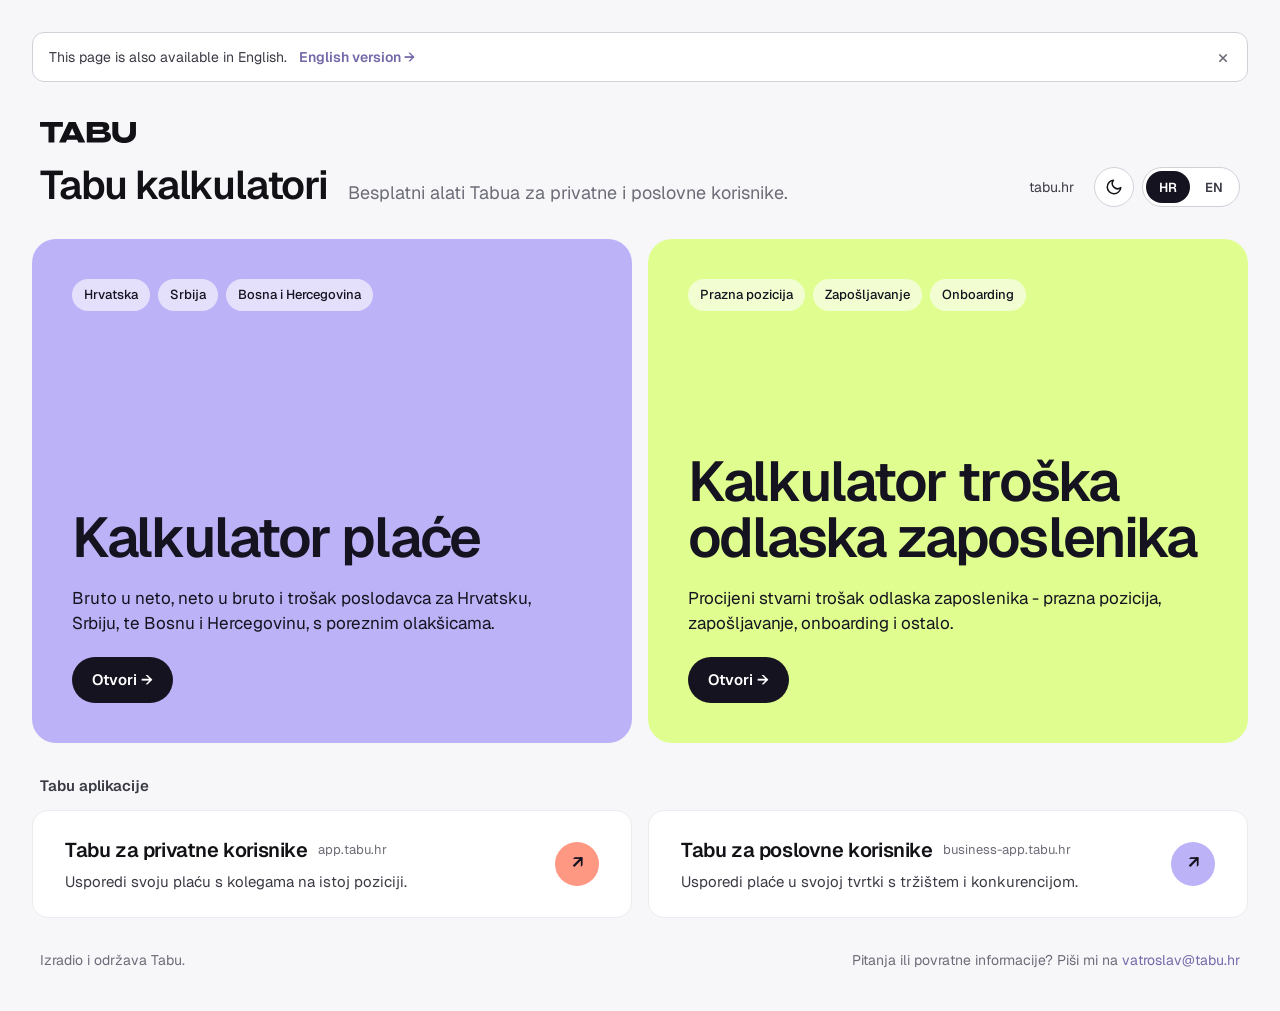
<file: index.html>
<!DOCTYPE html>
<html lang="hr">
<head>
<meta charset="UTF-8">
<meta name="viewport" content="width=device-width, initial-scale=1.0">
<title>Tabu kalkulatori</title>
<meta name="description" content="Besplatni alati Tabua za privatne i poslovne korisnike: kalkulator plaće bruto-neto i kalkulator troška odlaska zaposlenika.">
<link rel="canonical" href="https://kalkulator.tabu.hr/">
<link rel="alternate" hreflang="hr" href="https://kalkulator.tabu.hr/">
<link rel="alternate" hreflang="sr" href="https://kalkulator.tabu.hr/">
<link rel="alternate" hreflang="bs" href="https://kalkulator.tabu.hr/">
<link rel="alternate" hreflang="en" href="https://kalkulator.tabu.hr/en/">
<link rel="alternate" hreflang="sr-ME" href="https://kalkulator.tabu.hr/en/">
<link rel="alternate" hreflang="x-default" href="https://kalkulator.tabu.hr/en/">
<meta property="og:type" content="website">
<meta property="og:site_name" content="Tabu">
<meta property="og:url" content="https://kalkulator.tabu.hr/">
<meta property="og:title" content="Tabu kalkulatori">
<meta property="og:description" content="Besplatni alati Tabua za privatne i poslovne korisnike.">
<meta name="twitter:card" content="summary">
<link rel="icon" type="image/png" href="/assets/favicon.png">
<link rel="apple-touch-icon" href="/assets/apple-touch-icon.png">
<script>(function(){var t;try{t=localStorage.getItem('tabu-theme')}catch(e){}if(t!=='light'&&t!=='dark')t=matchMedia('(prefers-color-scheme: dark)').matches?'dark':'light';document.documentElement.dataset.theme=t})()</script>
<script async src="https://plausible.io/js/pa-XqHFUt1YAuA5CX0Bw_nm7.js"></script>
<script>
  window.plausible=window.plausible||function(){(plausible.q=plausible.q||[]).push(arguments)},plausible.init=plausible.init||function(i){plausible.o=i||{}};
  plausible.init()
</script>
<link rel="preconnect" href="https://fonts.googleapis.com">
<link rel="preconnect" href="https://fonts.gstatic.com" crossorigin>
<link href="https://fonts.googleapis.com/css2?family=Geist:wght@400;500;600&display=swap" rel="stylesheet">
<link rel="stylesheet" href="/assets/tabu.css">
<style>
  .page--home{max-width:1440px;gap:32px;padding:clamp(16px,3vw,32px)}
  .home-header{display:flex;flex-wrap:wrap;align-items:flex-end;justify-content:space-between;gap:20px 24px;padding:8px 8px 0}
  .home-header__left{display:flex;flex-direction:column;gap:20px;min-width:0}
  .home-header__title{display:flex;align-items:baseline;gap:8px 20px;flex-wrap:wrap}
  .home-header__title h1{font-size:clamp(28px,4vw,40px);line-height:1.1;font-weight:600;letter-spacing:-.03em;text-wrap:balance}
  .home-header__title p{font-size:clamp(15px,1.6vw,18px);line-height:1.5;color:var(--text-muted)}
  .home-header__right{display:flex;align-items:center;gap:20px}
  .home-header__right .lang-toggle{margin-left:-12px}

  .tools{display:grid;grid-template-columns:repeat(auto-fit,minmax(min(100%,440px),1fr));gap:16px}
  .tool{
    display:flex;flex-direction:column;gap:20px;min-height:clamp(380px,56vh,560px);
    padding:clamp(28px,3.4vw,40px);border-radius:24px;color:var(--ink);text-decoration:none;
    transition:transform .2s;
  }
  .tool:hover{transform:translateY(-4px)}
  .tool--placa{background:var(--primary)}
  .tool--turnover{background:var(--lime)}
  .tool__tags{display:flex;gap:8px;flex-wrap:wrap}
  .tool__tags span{padding:6px 12px;border-radius:999px;background:rgba(255,255,255,.6);font-size:13px;font-weight:500}
  .tool h2{margin-top:auto;font-size:clamp(38px,4.6vw,56px);line-height:1;font-weight:600;letter-spacing:-.035em;text-wrap:balance}
  .tool p{font-size:17px;line-height:1.5;max-width:480px;text-wrap:pretty}
  .tool .go{
    align-self:flex-start;display:flex;align-items:center;gap:10px;min-height:44px;
    padding:12px 20px;border-radius:999px;background:var(--ink);color:#fff;font-size:15px;font-weight:600;
  }

  .apps{display:flex;flex-direction:column;gap:12px}
  .apps h2{padding:0 8px;font-size:15px;font-weight:600;color:var(--text-secondary)}
  .apps__grid{display:grid;grid-template-columns:repeat(auto-fit,minmax(min(100%,440px),1fr));gap:16px}
  .app{
    display:flex;align-items:center;justify-content:space-between;gap:20px;
    padding:24px clamp(20px,2.6vw,32px);border-radius:16px;
    background:var(--bg-elevated);border:1px solid var(--border-subtle);color:var(--text);text-decoration:none;
    transition:border-color .15s;
  }
  .app:hover{border-color:var(--border-strong)}
  .app__text{display:flex;flex-direction:column;gap:6px;min-width:0}
  .app__title{display:flex;align-items:center;gap:10px;flex-wrap:wrap}
  .app__title strong{font-size:20px;font-weight:600;letter-spacing:-.02em}
  .app__title small{font-size:13px;color:var(--text-muted)}
  .app__desc{font-size:15px;line-height:1.5;color:var(--text-secondary);text-wrap:pretty}
  .app__arrow{
    flex:none;width:44px;height:44px;border-radius:999px;color:var(--ink);
    display:flex;align-items:center;justify-content:center;font-size:18px;font-weight:600;
  }
  .app--private .app__arrow{background:var(--salmon)}
  .app--business .app__arrow{background:var(--primary)}

  .page--home .site-footer{border-top:0;padding:0 8px 8px}
</style>
</head>
<body>
<div class="page page--home">
  <header class="home-header">
    <div class="home-header__left">
      <a class="logo" href="https://www.tabu.hr" aria-label="Tabu">
        <svg viewBox="0 0 3277 720" fill="none" xmlns="http://www.w3.org/2000/svg" role="img" aria-label="Tabu">
          <path d="M289.493 165.865L4.84394e-05 165.865L6.29397e-05 0L780.314 6.82172e-05L780.314 165.865L490.822 165.865L490.822 701.634L289.493 701.634L289.493 165.865Z" fill="currentColor"/>
          <path d="M903.392 455.47L1290.26 455.47L1290.26 605.538L903.392 605.538L903.392 455.47ZM1544.22 701.634L1311.31 701.634L1096.83 210.622L882.338 701.634L649.428 701.634L978.397 2.87594e-05L1215.25 4.94661e-05L1544.22 701.634Z" fill="currentColor"/>
          <path d="M1598.04 0L2137.55 4.71654e-05C2184.92 5.13067e-05 2224.4 6.58195 2258.61 21.0622C2292.82 35.5425 2319.14 56.6047 2337.56 84.2488C2355.98 110.576 2365.2 142.17 2365.2 179.029C2365.2 214.571 2353.35 246.164 2330.98 271.176C2307.3 297.503 2274.4 314.616 2233.61 323.831C2292.82 326.464 2338.88 343.577 2371.78 376.487C2405.99 409.396 2423.09 454.153 2423.09 508.125C2423.09 548.933 2412.57 583.159 2391.51 612.12C2370.46 641.08 2340.19 663.459 2299.4 677.939C2259.93 693.736 2213.87 701.634 2159.92 701.634L1598.04 701.634L1598.04 0ZM2141.5 534.453C2166.5 534.453 2186.24 529.187 2199.4 518.656C2213.87 506.809 2220.45 492.329 2220.45 473.899C2220.45 454.153 2213.87 439.673 2199.4 429.142C2186.24 417.294 2166.5 412.029 2141.5 412.029L1799.37 412.029L1799.37 534.453L2141.5 534.453ZM2094.13 263.277C2115.18 263.277 2132.29 258.012 2145.44 248.797C2157.29 239.582 2163.87 226.418 2163.87 210.622C2163.87 196.142 2157.29 185.611 2145.44 177.712C2132.29 169.814 2115.18 165.865 2094.13 165.865L1799.37 165.865L1799.37 263.277L2094.13 263.277Z" fill="currentColor"/>
          <path d="M2873.8 719.947C2790.9 719.947 2719.85 706.783 2658 677.822C2597.47 650.178 2551.41 610.687 2518.52 558.031C2485.62 505.376 2469.83 456.785 2469.83 385.701L2469.83 0L2671.16 1.76007e-05L2671.16 322.838C2671.16 387.341 2689.58 437.363 2725.11 474.222C2761.95 509.764 2810.64 528.194 2873.8 528.194C2935.65 528.194 2985.65 509.764 3021.18 474.222C3056.71 437.363 3075.13 387.341 3075.13 322.838L3075.13 5.29172e-05L3276.46 7.05179e-05L3276.46 385.701C3276.46 456.786 3260.67 505.376 3227.77 558.031C3196.19 610.687 3148.82 650.178 3088.29 677.822C3027.76 706.783 2955.39 719.947 2873.8 719.947Z" fill="currentColor"/>
        </svg>
      </a>
      <div class="home-header__title">
        <h1 data-i18n="title">Tabu kalkulatori</h1>
        <p data-i18n="subtitle">Besplatni alati Tabua za privatne i poslovne korisnike.</p>
      </div>
    </div>
    <div class="home-header__right">
      <a class="site-link" href="https://www.tabu.hr">tabu.hr</a>
      <button class="theme-toggle" type="button">
        <svg class="icon-moon" viewBox="0 0 24 24" aria-hidden="true"><path d="M21 12.8A9 9 0 1 1 11.2 3a7 7 0 0 0 9.8 9.8z"/></svg>
        <svg class="icon-sun" viewBox="0 0 24 24" aria-hidden="true"><circle cx="12" cy="12" r="4"/><path d="M12 2v2M12 20v2M4.9 4.9l1.4 1.4M17.7 17.7l1.4 1.4M2 12h2M20 12h2M4.9 19.1l1.4-1.4M17.7 6.3l1.4-1.4"/></svg>
      </button>
      <div class="lang-toggle" role="group" aria-label="Language">
        <button id="lang-hr" type="button" data-lang="hr" aria-pressed="true">HR</button>
        <button id="lang-en" type="button" data-lang="en" aria-pressed="false">EN</button>
      </div>
    </div>
  </header>

  <main class="tools">
    <a class="tool tool--placa" href="/placa/">
      <div class="tool__tags">
        <span data-i18n="placa_tag1">Hrvatska</span>
        <span data-i18n="placa_tag2">Srbija</span>
        <span data-i18n="placa_tag3">Bosna i Hercegovina</span>
      </div>
      <h2 data-i18n="placa_title">Kalkulator plaće</h2>
      <p data-i18n="placa_desc">Bruto u neto, neto u bruto i trošak poslodavca za Hrvatsku, Srbiju, te Bosnu i Hercegovinu, s poreznim olakšicama.</p>
      <span class="go" data-i18n="open">Otvori →</span>
    </a>
    <a class="tool tool--turnover" href="/turnover/">
      <div class="tool__tags">
        <span data-i18n="turnover_tag1">Prazna pozicija</span>
        <span data-i18n="turnover_tag2">Zapošljavanje</span>
        <span data-i18n="turnover_tag3">Onboarding</span>
      </div>
      <h2 data-i18n="turnover_title">Kalkulator troška odlaska zaposlenika</h2>
      <p data-i18n="turnover_desc">Procijeni stvarni trošak odlaska zaposlenika - prazna pozicija, zapošljavanje, onboarding i ostalo.</p>
      <span class="go" data-i18n="open">Otvori →</span>
    </a>
  </main>

  <section class="apps">
    <h2 data-i18n="apps_title">Tabu aplikacije</h2>
    <div class="apps__grid">
      <a class="app app--private" href="https://app.tabu.hr">
        <span class="app__text">
          <span class="app__title"><strong data-i18n="app_private_title">Tabu za privatne korisnike</strong><small>app.tabu.hr</small></span>
          <span class="app__desc" data-i18n="app_private_desc">Usporedi svoju plaću s kolegama na istoj poziciji.</span>
        </span>
        <span class="app__arrow" aria-hidden="true">↗</span>
      </a>
      <a class="app app--business" href="https://business-app.tabu.hr">
        <span class="app__text">
          <span class="app__title"><strong data-i18n="app_business_title">Tabu za poslovne korisnike</strong><small>business-app.tabu.hr</small></span>
          <span class="app__desc" data-i18n="app_business_desc">Usporedi plaće u svojoj tvrtki s tržištem i konkurencijom.</span>
        </span>
        <span class="app__arrow" aria-hidden="true">↗</span>
      </a>
    </div>
  </section>

  <footer class="site-footer">
    <span data-i18n="footer_author">Izradio i održava Tabu.</span>
    <span><span data-i18n="footer_contact">Pitanja ili povratne informacije? Piši mi na</span> <a href="mailto:vatroslav@tabu.hr">vatroslav@tabu.hr</a></span>
  </footer>
</div>

<script src="/assets/lang.js"></script>
<script src="/assets/theme.js"></script>
<script>
const I18N = {
  hr: {
    doc_title: 'Tabu kalkulatori',
    title: 'Tabu kalkulatori',
    subtitle: 'Besplatni alati Tabua za privatne i poslovne korisnike.',
    placa_title: 'Kalkulator plaće',
    placa_desc: 'Bruto u neto, neto u bruto i trošak poslodavca za Hrvatsku, Srbiju, te Bosnu i Hercegovinu, s poreznim olakšicama.',
    placa_tag1: 'Hrvatska', placa_tag2: 'Srbija', placa_tag3: 'Bosna i Hercegovina',
    turnover_title: 'Kalkulator troška odlaska zaposlenika',
    turnover_desc: 'Procijeni stvarni trošak odlaska zaposlenika - prazna pozicija, zapošljavanje, onboarding i ostalo.',
    turnover_tag1: 'Prazna pozicija', turnover_tag2: 'Zapošljavanje', turnover_tag3: 'Onboarding',
    open: 'Otvori →',
    apps_title: 'Tabu aplikacije',
    app_private_title: 'Tabu za privatne korisnike',
    app_private_desc: 'Usporedi svoju plaću s kolegama na istoj poziciji.',
    app_business_title: 'Tabu za poslovne korisnike',
    app_business_desc: 'Usporedi plaće u svojoj tvrtki s tržištem i konkurencijom.',
    footer_author: 'Izradio i održava Tabu.',
    footer_contact: 'Pitanja ili povratne informacije? Piši mi na',
  },
  en: {
    doc_title: 'Tabu calculators',
    title: 'Tabu calculators',
    subtitle: 'Free Tabu tools for individuals and business users.',
    placa_title: 'Salary calculator',
    placa_desc: 'Gross to net, net to gross and employer cost for Croatia, Serbia and Bosnia and Herzegovina, including tax reliefs.',
    placa_tag1: 'Croatia', placa_tag2: 'Serbia', placa_tag3: 'Bosnia and Herzegovina',
    turnover_title: 'Employee Turnover Cost Calculator',
    turnover_desc: 'Estimate the true cost of an employee leaving - the vacancy, hiring, onboarding and more.',
    turnover_tag1: 'Vacant position', turnover_tag2: 'Hiring', turnover_tag3: 'Onboarding',
    open: 'Open →',
    apps_title: 'Tabu apps',
    app_private_title: 'Tabu for individuals',
    app_private_desc: 'Compare your salary with peers in the same role.',
    app_business_title: 'Tabu for business',
    app_business_desc: 'Compare salaries in your company with the market and competitors.',
    footer_author: 'Built and maintained by Tabu.',
    footer_contact: 'Questions or feedback? Reach me at',
  },
};

const lang = window.tabuLang.initial();

function applyLang(){
  const t = I18N[lang];
  document.documentElement.lang = lang;
  document.title = t.doc_title;
  document.querySelectorAll('[data-i18n]').forEach(el => { el.textContent = t[el.dataset.i18n]; });
  document.getElementById('lang-en').setAttribute('aria-pressed', String(lang==='en'));
  document.getElementById('lang-hr').setAttribute('aria-pressed', String(lang==='hr'));
  window.tabuTheme.apply();
}

applyLang();
</script>
</body>
</html>
</file>
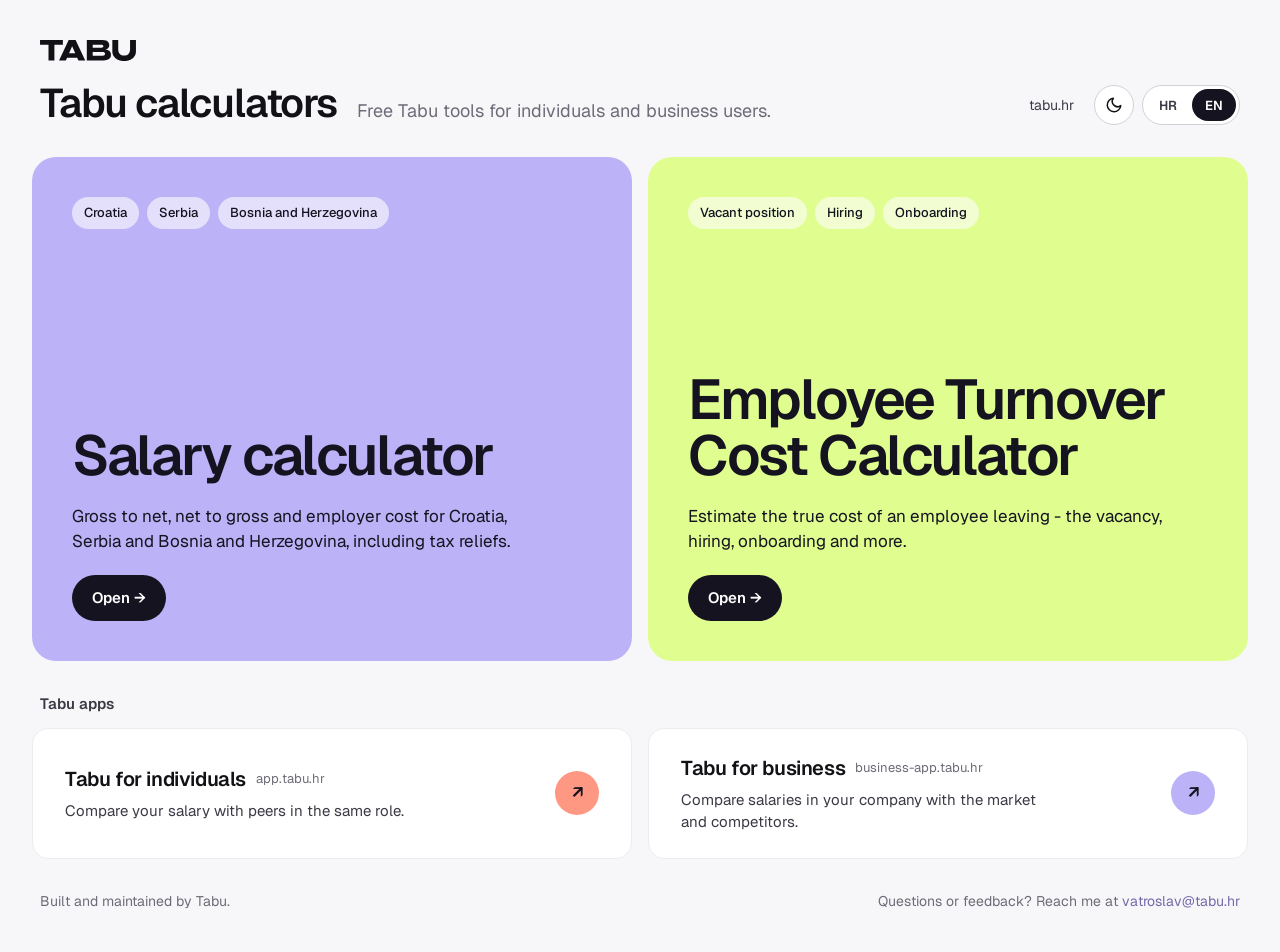
<file: en/index.html>
<!DOCTYPE html>
<!-- Generated from index.html by tools/build_en.py; edit the Croatian page. -->
<html lang="en">
<head>
<meta charset="UTF-8">
<meta name="viewport" content="width=device-width, initial-scale=1.0">
<title>Tabu calculators</title>
<meta name="description" content="Free Tabu tools for individuals and business users: a gross to net salary calculator and an employee turnover cost calculator.">
<link rel="canonical" href="https://kalkulator.tabu.hr/en/">
<link rel="alternate" hreflang="hr" href="https://kalkulator.tabu.hr/">
<link rel="alternate" hreflang="sr" href="https://kalkulator.tabu.hr/">
<link rel="alternate" hreflang="bs" href="https://kalkulator.tabu.hr/">
<link rel="alternate" hreflang="en" href="https://kalkulator.tabu.hr/en/">
<link rel="alternate" hreflang="sr-ME" href="https://kalkulator.tabu.hr/en/">
<link rel="alternate" hreflang="x-default" href="https://kalkulator.tabu.hr/en/">
<meta property="og:type" content="website">
<meta property="og:site_name" content="Tabu">
<meta property="og:url" content="https://kalkulator.tabu.hr/en/">
<meta property="og:title" content="Tabu calculators">
<meta property="og:description" content="Free Tabu tools for individuals and business users.">
<meta name="twitter:card" content="summary">
<link rel="icon" type="image/png" href="/assets/favicon.png">
<link rel="apple-touch-icon" href="/assets/apple-touch-icon.png">
<script>(function(){var t;try{t=localStorage.getItem('tabu-theme')}catch(e){}if(t!=='light'&&t!=='dark')t=matchMedia('(prefers-color-scheme: dark)').matches?'dark':'light';document.documentElement.dataset.theme=t})()</script>
<script async src="https://plausible.io/js/pa-XqHFUt1YAuA5CX0Bw_nm7.js"></script>
<script>
  window.plausible=window.plausible||function(){(plausible.q=plausible.q||[]).push(arguments)},plausible.init=plausible.init||function(i){plausible.o=i||{}};
  plausible.init()
</script>
<link rel="preconnect" href="https://fonts.googleapis.com">
<link rel="preconnect" href="https://fonts.gstatic.com" crossorigin>
<link href="https://fonts.googleapis.com/css2?family=Geist:wght@400;500;600&display=swap" rel="stylesheet">
<link rel="stylesheet" href="/assets/tabu.css">
<style>
  .page--home{max-width:1440px;gap:32px;padding:clamp(16px,3vw,32px)}
  .home-header{display:flex;flex-wrap:wrap;align-items:flex-end;justify-content:space-between;gap:20px 24px;padding:8px 8px 0}
  .home-header__left{display:flex;flex-direction:column;gap:20px;min-width:0}
  .home-header__title{display:flex;align-items:baseline;gap:8px 20px;flex-wrap:wrap}
  .home-header__title h1{font-size:clamp(28px,4vw,40px);line-height:1.1;font-weight:600;letter-spacing:-.03em;text-wrap:balance}
  .home-header__title p{font-size:clamp(15px,1.6vw,18px);line-height:1.5;color:var(--text-muted)}
  .home-header__right{display:flex;align-items:center;gap:20px}
  .home-header__right .lang-toggle{margin-left:-12px}

  .tools{display:grid;grid-template-columns:repeat(auto-fit,minmax(min(100%,440px),1fr));gap:16px}
  .tool{
    display:flex;flex-direction:column;gap:20px;min-height:clamp(380px,56vh,560px);
    padding:clamp(28px,3.4vw,40px);border-radius:24px;color:var(--ink);text-decoration:none;
    transition:transform .2s;
  }
  .tool:hover{transform:translateY(-4px)}
  .tool--placa{background:var(--primary)}
  .tool--turnover{background:var(--lime)}
  .tool__tags{display:flex;gap:8px;flex-wrap:wrap}
  .tool__tags span{padding:6px 12px;border-radius:999px;background:rgba(255,255,255,.6);font-size:13px;font-weight:500}
  .tool h2{margin-top:auto;font-size:clamp(38px,4.6vw,56px);line-height:1;font-weight:600;letter-spacing:-.035em;text-wrap:balance}
  .tool p{font-size:17px;line-height:1.5;max-width:480px;text-wrap:pretty}
  .tool .go{
    align-self:flex-start;display:flex;align-items:center;gap:10px;min-height:44px;
    padding:12px 20px;border-radius:999px;background:var(--ink);color:#fff;font-size:15px;font-weight:600;
  }

  .apps{display:flex;flex-direction:column;gap:12px}
  .apps h2{padding:0 8px;font-size:15px;font-weight:600;color:var(--text-secondary)}
  .apps__grid{display:grid;grid-template-columns:repeat(auto-fit,minmax(min(100%,440px),1fr));gap:16px}
  .app{
    display:flex;align-items:center;justify-content:space-between;gap:20px;
    padding:24px clamp(20px,2.6vw,32px);border-radius:16px;
    background:var(--bg-elevated);border:1px solid var(--border-subtle);color:var(--text);text-decoration:none;
    transition:border-color .15s;
  }
  .app:hover{border-color:var(--border-strong)}
  .app__text{display:flex;flex-direction:column;gap:6px;min-width:0}
  .app__title{display:flex;align-items:center;gap:10px;flex-wrap:wrap}
  .app__title strong{font-size:20px;font-weight:600;letter-spacing:-.02em}
  .app__title small{font-size:13px;color:var(--text-muted)}
  .app__desc{font-size:15px;line-height:1.5;color:var(--text-secondary);text-wrap:pretty}
  .app__arrow{
    flex:none;width:44px;height:44px;border-radius:999px;color:var(--ink);
    display:flex;align-items:center;justify-content:center;font-size:18px;font-weight:600;
  }
  .app--private .app__arrow{background:var(--salmon)}
  .app--business .app__arrow{background:var(--primary)}

  .page--home .site-footer{border-top:0;padding:0 8px 8px}
</style>
</head>
<body>
<div class="page page--home">
  <header class="home-header">
    <div class="home-header__left">
      <a class="logo" href="https://www.tabu.hr/en" aria-label="Tabu">
        <svg viewBox="0 0 3277 720" fill="none" xmlns="http://www.w3.org/2000/svg" role="img" aria-label="Tabu">
          <path d="M289.493 165.865L4.84394e-05 165.865L6.29397e-05 0L780.314 6.82172e-05L780.314 165.865L490.822 165.865L490.822 701.634L289.493 701.634L289.493 165.865Z" fill="currentColor"/>
          <path d="M903.392 455.47L1290.26 455.47L1290.26 605.538L903.392 605.538L903.392 455.47ZM1544.22 701.634L1311.31 701.634L1096.83 210.622L882.338 701.634L649.428 701.634L978.397 2.87594e-05L1215.25 4.94661e-05L1544.22 701.634Z" fill="currentColor"/>
          <path d="M1598.04 0L2137.55 4.71654e-05C2184.92 5.13067e-05 2224.4 6.58195 2258.61 21.0622C2292.82 35.5425 2319.14 56.6047 2337.56 84.2488C2355.98 110.576 2365.2 142.17 2365.2 179.029C2365.2 214.571 2353.35 246.164 2330.98 271.176C2307.3 297.503 2274.4 314.616 2233.61 323.831C2292.82 326.464 2338.88 343.577 2371.78 376.487C2405.99 409.396 2423.09 454.153 2423.09 508.125C2423.09 548.933 2412.57 583.159 2391.51 612.12C2370.46 641.08 2340.19 663.459 2299.4 677.939C2259.93 693.736 2213.87 701.634 2159.92 701.634L1598.04 701.634L1598.04 0ZM2141.5 534.453C2166.5 534.453 2186.24 529.187 2199.4 518.656C2213.87 506.809 2220.45 492.329 2220.45 473.899C2220.45 454.153 2213.87 439.673 2199.4 429.142C2186.24 417.294 2166.5 412.029 2141.5 412.029L1799.37 412.029L1799.37 534.453L2141.5 534.453ZM2094.13 263.277C2115.18 263.277 2132.29 258.012 2145.44 248.797C2157.29 239.582 2163.87 226.418 2163.87 210.622C2163.87 196.142 2157.29 185.611 2145.44 177.712C2132.29 169.814 2115.18 165.865 2094.13 165.865L1799.37 165.865L1799.37 263.277L2094.13 263.277Z" fill="currentColor"/>
          <path d="M2873.8 719.947C2790.9 719.947 2719.85 706.783 2658 677.822C2597.47 650.178 2551.41 610.687 2518.52 558.031C2485.62 505.376 2469.83 456.785 2469.83 385.701L2469.83 0L2671.16 1.76007e-05L2671.16 322.838C2671.16 387.341 2689.58 437.363 2725.11 474.222C2761.95 509.764 2810.64 528.194 2873.8 528.194C2935.65 528.194 2985.65 509.764 3021.18 474.222C3056.71 437.363 3075.13 387.341 3075.13 322.838L3075.13 5.29172e-05L3276.46 7.05179e-05L3276.46 385.701C3276.46 456.786 3260.67 505.376 3227.77 558.031C3196.19 610.687 3148.82 650.178 3088.29 677.822C3027.76 706.783 2955.39 719.947 2873.8 719.947Z" fill="currentColor"/>
        </svg>
      </a>
      <div class="home-header__title">
        <h1 data-i18n="title">Tabu calculators</h1>
        <p data-i18n="subtitle">Free Tabu tools for individuals and business users.</p>
      </div>
    </div>
    <div class="home-header__right">
      <a class="site-link" href="https://www.tabu.hr/en">tabu.hr</a>
      <button class="theme-toggle" type="button">
        <svg class="icon-moon" viewBox="0 0 24 24" aria-hidden="true"><path d="M21 12.8A9 9 0 1 1 11.2 3a7 7 0 0 0 9.8 9.8z"/></svg>
        <svg class="icon-sun" viewBox="0 0 24 24" aria-hidden="true"><circle cx="12" cy="12" r="4"/><path d="M12 2v2M12 20v2M4.9 4.9l1.4 1.4M17.7 17.7l1.4 1.4M2 12h2M20 12h2M4.9 19.1l1.4-1.4M17.7 6.3l1.4-1.4"/></svg>
      </button>
      <div class="lang-toggle" role="group" aria-label="Language">
        <button id="lang-hr" type="button" data-lang="hr" aria-pressed="true">HR</button>
        <button id="lang-en" type="button" data-lang="en" aria-pressed="false">EN</button>
      </div>
    </div>
  </header>

  <main class="tools">
    <a class="tool tool--placa" href="/en/placa/">
      <div class="tool__tags">
        <span data-i18n="placa_tag1">Croatia</span>
        <span data-i18n="placa_tag2">Serbia</span>
        <span data-i18n="placa_tag3">Bosnia and Herzegovina</span>
      </div>
      <h2 data-i18n="placa_title">Salary calculator</h2>
      <p data-i18n="placa_desc">Gross to net, net to gross and employer cost for Croatia, Serbia and Bosnia and Herzegovina, including tax reliefs.</p>
      <span class="go" data-i18n="open">Open →</span>
    </a>
    <a class="tool tool--turnover" href="/en/turnover/">
      <div class="tool__tags">
        <span data-i18n="turnover_tag1">Vacant position</span>
        <span data-i18n="turnover_tag2">Hiring</span>
        <span data-i18n="turnover_tag3">Onboarding</span>
      </div>
      <h2 data-i18n="turnover_title">Employee Turnover Cost Calculator</h2>
      <p data-i18n="turnover_desc">Estimate the true cost of an employee leaving - the vacancy, hiring, onboarding and more.</p>
      <span class="go" data-i18n="open">Open →</span>
    </a>
  </main>

  <section class="apps">
    <h2 data-i18n="apps_title">Tabu apps</h2>
    <div class="apps__grid">
      <a class="app app--private" href="https://app.tabu.hr">
        <span class="app__text">
          <span class="app__title"><strong data-i18n="app_private_title">Tabu for individuals</strong><small>app.tabu.hr</small></span>
          <span class="app__desc" data-i18n="app_private_desc">Compare your salary with peers in the same role.</span>
        </span>
        <span class="app__arrow" aria-hidden="true">↗</span>
      </a>
      <a class="app app--business" href="https://business-app.tabu.hr">
        <span class="app__text">
          <span class="app__title"><strong data-i18n="app_business_title">Tabu for business</strong><small>business-app.tabu.hr</small></span>
          <span class="app__desc" data-i18n="app_business_desc">Compare salaries in your company with the market and competitors.</span>
        </span>
        <span class="app__arrow" aria-hidden="true">↗</span>
      </a>
    </div>
  </section>

  <footer class="site-footer">
    <span data-i18n="footer_author">Built and maintained by Tabu.</span>
    <span><span data-i18n="footer_contact">Questions or feedback? Reach me at</span> <a href="mailto:vatroslav@tabu.hr">vatroslav@tabu.hr</a></span>
  </footer>
</div>

<script src="/assets/lang.js"></script>
<script src="/assets/theme.js"></script>
<script>
const I18N = {
  hr: {
    doc_title: 'Tabu kalkulatori',
    title: 'Tabu kalkulatori',
    subtitle: 'Besplatni alati Tabua za privatne i poslovne korisnike.',
    placa_title: 'Kalkulator plaće',
    placa_desc: 'Bruto u neto, neto u bruto i trošak poslodavca za Hrvatsku, Srbiju, te Bosnu i Hercegovinu, s poreznim olakšicama.',
    placa_tag1: 'Hrvatska', placa_tag2: 'Srbija', placa_tag3: 'Bosna i Hercegovina',
    turnover_title: 'Kalkulator troška odlaska zaposlenika',
    turnover_desc: 'Procijeni stvarni trošak odlaska zaposlenika - prazna pozicija, zapošljavanje, onboarding i ostalo.',
    turnover_tag1: 'Prazna pozicija', turnover_tag2: 'Zapošljavanje', turnover_tag3: 'Onboarding',
    open: 'Otvori →',
    apps_title: 'Tabu aplikacije',
    app_private_title: 'Tabu za privatne korisnike',
    app_private_desc: 'Usporedi svoju plaću s kolegama na istoj poziciji.',
    app_business_title: 'Tabu za poslovne korisnike',
    app_business_desc: 'Usporedi plaće u svojoj tvrtki s tržištem i konkurencijom.',
    footer_author: 'Izradio i održava Tabu.',
    footer_contact: 'Pitanja ili povratne informacije? Piši mi na',
  },
  en: {
    doc_title: 'Tabu calculators',
    title: 'Tabu calculators',
    subtitle: 'Free Tabu tools for individuals and business users.',
    placa_title: 'Salary calculator',
    placa_desc: 'Gross to net, net to gross and employer cost for Croatia, Serbia and Bosnia and Herzegovina, including tax reliefs.',
    placa_tag1: 'Croatia', placa_tag2: 'Serbia', placa_tag3: 'Bosnia and Herzegovina',
    turnover_title: 'Employee Turnover Cost Calculator',
    turnover_desc: 'Estimate the true cost of an employee leaving - the vacancy, hiring, onboarding and more.',
    turnover_tag1: 'Vacant position', turnover_tag2: 'Hiring', turnover_tag3: 'Onboarding',
    open: 'Open →',
    apps_title: 'Tabu apps',
    app_private_title: 'Tabu for individuals',
    app_private_desc: 'Compare your salary with peers in the same role.',
    app_business_title: 'Tabu for business',
    app_business_desc: 'Compare salaries in your company with the market and competitors.',
    footer_author: 'Built and maintained by Tabu.',
    footer_contact: 'Questions or feedback? Reach me at',
  },
};

const lang = window.tabuLang.initial();

function applyLang(){
  const t = I18N[lang];
  document.documentElement.lang = lang;
  document.title = t.doc_title;
  document.querySelectorAll('[data-i18n]').forEach(el => { el.textContent = t[el.dataset.i18n]; });
  document.getElementById('lang-en').setAttribute('aria-pressed', String(lang==='en'));
  document.getElementById('lang-hr').setAttribute('aria-pressed', String(lang==='hr'));
  window.tabuTheme.apply();
}

applyLang();
</script>
</body>
</html>
</file>
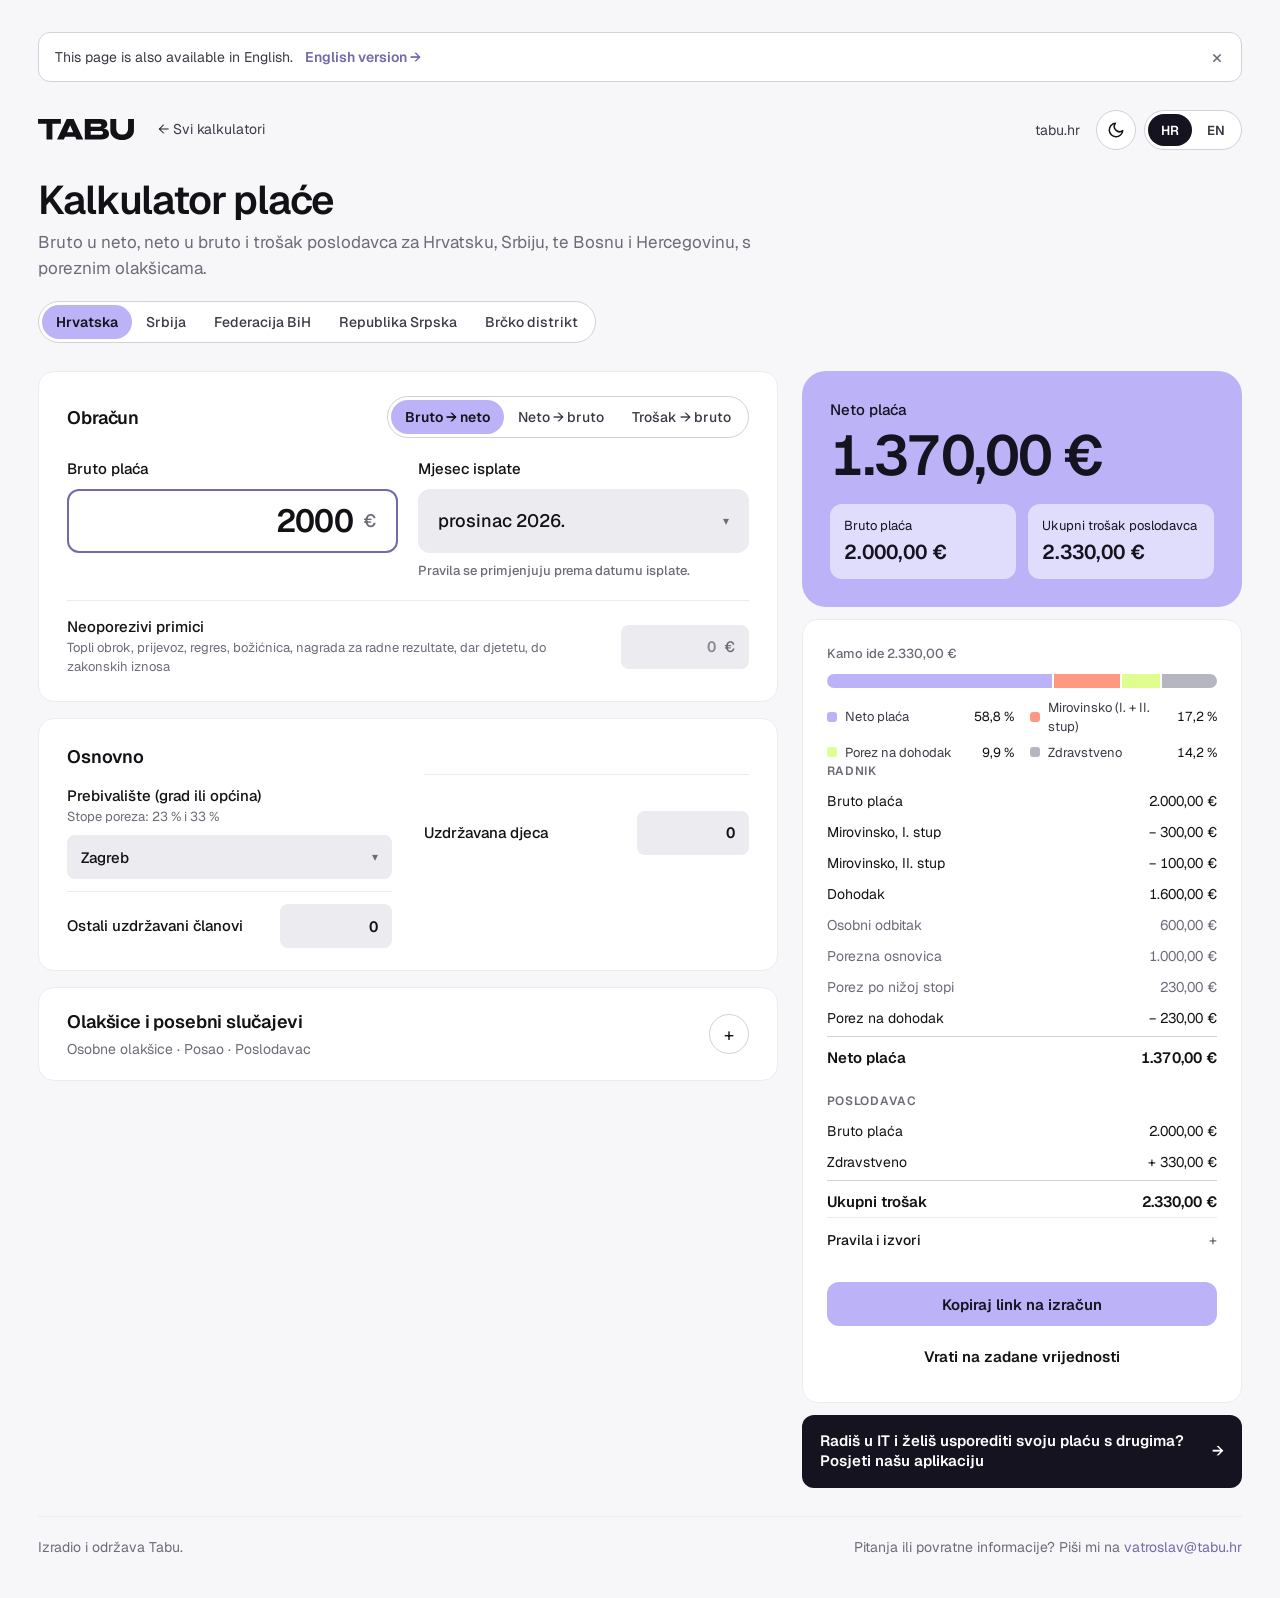
<file: placa/index.html>
<!DOCTYPE html>
<html lang="hr">
<head>
<meta charset="UTF-8">
<meta name="viewport" content="width=device-width, initial-scale=1.0">
<title>Kalkulator plaće bruto-neto | Tabu</title>
<meta name="description" content="Izračun plaće bruto u neto, neto u bruto i troška poslodavca za Hrvatsku, Srbiju, te Bosnu i Hercegovinu, s poreznim olakšicama.">
<link rel="canonical" href="https://kalkulator.tabu.hr/placa/">
<link rel="alternate" hreflang="hr" href="https://kalkulator.tabu.hr/placa/">
<link rel="alternate" hreflang="sr" href="https://kalkulator.tabu.hr/placa/">
<link rel="alternate" hreflang="bs" href="https://kalkulator.tabu.hr/placa/">
<link rel="alternate" hreflang="en" href="https://kalkulator.tabu.hr/en/placa/">
<link rel="alternate" hreflang="sr-ME" href="https://kalkulator.tabu.hr/en/placa/">
<link rel="alternate" hreflang="x-default" href="https://kalkulator.tabu.hr/en/placa/">
<meta property="og:type" content="website">
<meta property="og:site_name" content="Tabu">
<meta property="og:url" content="https://kalkulator.tabu.hr/placa/">
<meta property="og:title" content="Kalkulator plaće bruto-neto | Tabu">
<meta property="og:description" content="Bruto u neto, neto u bruto i trošak poslodavca za Hrvatsku, Srbiju i BiH.">
<meta name="twitter:card" content="summary">
<link rel="icon" type="image/png" href="/assets/favicon.png">
<link rel="apple-touch-icon" href="/assets/apple-touch-icon.png">
<script>(function(){var t;try{t=localStorage.getItem('tabu-theme')}catch(e){}if(t!=='light'&&t!=='dark')t=matchMedia('(prefers-color-scheme: dark)').matches?'dark':'light';document.documentElement.dataset.theme=t})()</script>
<script async src="https://plausible.io/js/pa-XqHFUt1YAuA5CX0Bw_nm7.js"></script>
<script>
  window.plausible=window.plausible||function(){(plausible.q=plausible.q||[]).push(arguments)},plausible.init=plausible.init||function(i){plausible.o=i||{}};
  plausible.init()
</script>
<link rel="preconnect" href="https://fonts.googleapis.com">
<link rel="preconnect" href="https://fonts.gstatic.com" crossorigin>
<link href="https://fonts.googleapis.com/css2?family=Geist:wght@400;500;600&display=swap" rel="stylesheet">
<link rel="stylesheet" href="/assets/tabu.css">
<style>
  .title-block{display:flex;flex-direction:column;gap:20px}

  /* Calculation card */
  .card--calc{display:flex;flex-direction:column;gap:20px}
  .calc-grid{display:grid;grid-template-columns:repeat(auto-fit,minmax(min(100%,260px),1fr));gap:20px}
  .calc-grid label{display:flex;flex-direction:column;gap:8px;font-size:15px;font-weight:500}
  .num--big{width:100%;height:64px;padding:0 20px;border-radius:12px;background:var(--bg-elevated);border:2px solid var(--primary-strong);gap:10px}
  .num--big input{font-size:32px;letter-spacing:-.02em}
  .num--big .unit{font-size:18px}
  .sel--big select{width:100%;max-width:none;height:64px;border-radius:12px;font-size:18px;padding-left:20px}
  .sel--big::after{right:20px}
  .sel--big{width:100%}
  .calc-extra{padding-top:16px;border-top:1px solid var(--border-subtle)}
  .calc-extra .field{padding:0;border-top:0}
  .card--basic{padding-bottom:10px}
  .card--basic h2{margin-bottom:4px}
  .fields .field:first-child{border-top:0}

  /* Advanced accordion */
  .card--acc{padding:0;overflow:hidden}
  .card--acc .acc-head{padding:20px clamp(16px,2.4vw,28px)}
  .acc-title{display:flex;flex-direction:column;gap:4px}
  .acc-title span:first-child{font-size:18px;font-weight:600;letter-spacing:-.01em;color:var(--text)}
  .acc-title span:last-child{font-size:14px;color:var(--text-muted)}
  .acc-body{display:flex;flex-direction:column;gap:20px;padding:0 clamp(16px,2.4vw,28px) 20px}
  .acc-body[hidden]{display:none}
  .adv-group{display:flex;flex-direction:column}
  .adv-group .group-label{color:var(--primary-strong);padding:4px 0 8px}
  .adv-group .fields .field:first-child{border-top:1px solid var(--border-subtle)}

  /* Result card */
  .results-card{padding:24px;display:flex;flex-direction:column;gap:20px}
  .breakdown{display:flex;flex-direction:column}
  .breakdown .group-label{padding-bottom:6px}
  .breakdown .group-label + .group-label,.breakdown .row + .group-label,.breakdown .hint + .group-label{padding-top:18px}
  .sources{display:flex;flex-direction:column;border-top:1px solid var(--border-subtle)}
  .sources .acc-head{min-height:44px;font-size:14px;font-weight:500;color:var(--text)}
  .sources .acc-head:hover{background:transparent}
  .sources-body{display:flex;flex-direction:column;gap:6px;padding-bottom:4px;font-size:13px;line-height:1.45;color:var(--text-secondary)}
  .sources-body[hidden]{display:none}
  .sources-body .group-label{padding-top:8px}
  .sources-body .hint{font-size:12px;padding-top:4px}
  .actions{display:flex;flex-direction:column;gap:8px}

  @media (max-width:1030px){
    .page{padding-bottom:120px}
    .workbench__inputs,.workbench__aside{flex-basis:100%;max-width:none}
    .workbench__aside{position:static}
    .mobile-bar{display:flex}
    .seg--dir{width:100%;min-width:max-content}
    .seg--dir button{flex:1;min-width:0;padding:0 6px;font-size:13px}
    .num--big input{font-size:30px}
  }
</style>
</head>
<body>
<div class="page">
  <header class="site-header">
    <div class="site-header__left">
      <a class="logo" href="https://www.tabu.hr" aria-label="Tabu">
        <svg viewBox="0 0 3277 720" fill="none" xmlns="http://www.w3.org/2000/svg" role="img" aria-label="Tabu">
          <path d="M289.493 165.865L4.84394e-05 165.865L6.29397e-05 0L780.314 6.82172e-05L780.314 165.865L490.822 165.865L490.822 701.634L289.493 701.634L289.493 165.865Z" fill="currentColor"/>
          <path d="M903.392 455.47L1290.26 455.47L1290.26 605.538L903.392 605.538L903.392 455.47ZM1544.22 701.634L1311.31 701.634L1096.83 210.622L882.338 701.634L649.428 701.634L978.397 2.87594e-05L1215.25 4.94661e-05L1544.22 701.634Z" fill="currentColor"/>
          <path d="M1598.04 0L2137.55 4.71654e-05C2184.92 5.13067e-05 2224.4 6.58195 2258.61 21.0622C2292.82 35.5425 2319.14 56.6047 2337.56 84.2488C2355.98 110.576 2365.2 142.17 2365.2 179.029C2365.2 214.571 2353.35 246.164 2330.98 271.176C2307.3 297.503 2274.4 314.616 2233.61 323.831C2292.82 326.464 2338.88 343.577 2371.78 376.487C2405.99 409.396 2423.09 454.153 2423.09 508.125C2423.09 548.933 2412.57 583.159 2391.51 612.12C2370.46 641.08 2340.19 663.459 2299.4 677.939C2259.93 693.736 2213.87 701.634 2159.92 701.634L1598.04 701.634L1598.04 0ZM2141.5 534.453C2166.5 534.453 2186.24 529.187 2199.4 518.656C2213.87 506.809 2220.45 492.329 2220.45 473.899C2220.45 454.153 2213.87 439.673 2199.4 429.142C2186.24 417.294 2166.5 412.029 2141.5 412.029L1799.37 412.029L1799.37 534.453L2141.5 534.453ZM2094.13 263.277C2115.18 263.277 2132.29 258.012 2145.44 248.797C2157.29 239.582 2163.87 226.418 2163.87 210.622C2163.87 196.142 2157.29 185.611 2145.44 177.712C2132.29 169.814 2115.18 165.865 2094.13 165.865L1799.37 165.865L1799.37 263.277L2094.13 263.277Z" fill="currentColor"/>
          <path d="M2873.8 719.947C2790.9 719.947 2719.85 706.783 2658 677.822C2597.47 650.178 2551.41 610.687 2518.52 558.031C2485.62 505.376 2469.83 456.785 2469.83 385.701L2469.83 0L2671.16 1.76007e-05L2671.16 322.838C2671.16 387.341 2689.58 437.363 2725.11 474.222C2761.95 509.764 2810.64 528.194 2873.8 528.194C2935.65 528.194 2985.65 509.764 3021.18 474.222C3056.71 437.363 3075.13 387.341 3075.13 322.838L3075.13 5.29172e-05L3276.46 7.05179e-05L3276.46 385.701C3276.46 456.786 3260.67 505.376 3227.77 558.031C3196.19 610.687 3148.82 650.178 3088.29 677.822C3027.76 706.783 2955.39 719.947 2873.8 719.947Z" fill="currentColor"/>
        </svg>
      </a>
      <a class="back" href="https://kalkulator.tabu.hr/" data-i18n="back">← Svi kalkulatori</a>
    </div>
    <div class="site-header__right">
      <a class="site-link" href="https://www.tabu.hr">tabu.hr</a>
      <button class="theme-toggle" type="button">
        <svg class="icon-moon" viewBox="0 0 24 24" aria-hidden="true"><path d="M21 12.8A9 9 0 1 1 11.2 3a7 7 0 0 0 9.8 9.8z"/></svg>
        <svg class="icon-sun" viewBox="0 0 24 24" aria-hidden="true"><circle cx="12" cy="12" r="4"/><path d="M12 2v2M12 20v2M4.9 4.9l1.4 1.4M17.7 17.7l1.4 1.4M2 12h2M20 12h2M4.9 19.1l1.4-1.4M17.7 6.3l1.4-1.4"/></svg>
      </button>
      <div class="lang-toggle" role="group" aria-label="Language">
        <button id="lang-hr" type="button" data-lang="hr" aria-pressed="true">HR</button>
        <button id="lang-en" type="button" data-lang="en" aria-pressed="false">EN</button>
      </div>
    </div>
  </header>

  <div class="title-block">
    <div class="intro">
      <h1 data-i18n="title">Kalkulator plaće</h1>
      <p data-i18n="subtitle">Bruto u neto, neto u bruto i trošak poslodavca za Hrvatsku, Srbiju, te Bosnu i Hercegovinu, s poreznim olakšicama.</p>
    </div>
    <div class="seg-scroll" id="country-tabs"></div>
  </div>

  <div class="workbench">
    <div class="workbench__inputs" id="inputs"></div>
    <aside class="workbench__aside" id="razrada">
      <div class="tile" id="tile"></div>
      <div class="card results-card">
        <div id="results"></div>
        <div class="actions">
          <button class="btn btn-primary" id="copy" type="button" data-i18n="copy_link">Kopiraj link na izračun</button>
          <button class="btn btn-ghost" id="reset" type="button" data-i18n="reset">Vrati na zadane vrijednosti</button>
        </div>
      </div>
      <a class="cta" href="https://app.tabu.hr/?utm_source=kalkulator&amp;utm_medium=cta&amp;utm_campaign=placa" target="_blank" rel="noopener"><span data-i18n="cta">Radiš u IT i želiš usporediti svoju plaću s drugima? Posjeti našu aplikaciju</span><span aria-hidden="true">→</span></a>
    </aside>
  </div>

  <footer class="site-footer">
    <span data-i18n="footer_author">Izradio i održava Tabu.</span>
    <span><span data-i18n="footer_contact">Pitanja ili povratne informacije? Piši mi na</span> <a href="mailto:vatroslav@tabu.hr">vatroslav@tabu.hr</a></span>
  </footer>
</div>

<div class="mobile-bar" id="mobile-bar">
  <div class="mobile-bar__text">
    <span class="mobile-bar__label" id="mb-label"></span>
    <span class="mobile-bar__value" id="mb-value"></span>
    <span class="mobile-bar__sub" id="mb-sub"></span>
  </div>
  <a href="#razrada" data-i18n="details">Razrada ↓</a>
</div>

<script src="/assets/lang.js"></script>
<script src="/assets/theme.js"></script>
<script src="/assets/mobile-bar.js"></script>
<script type="module" src="app.js"></script>
</body>
</html>
</file>
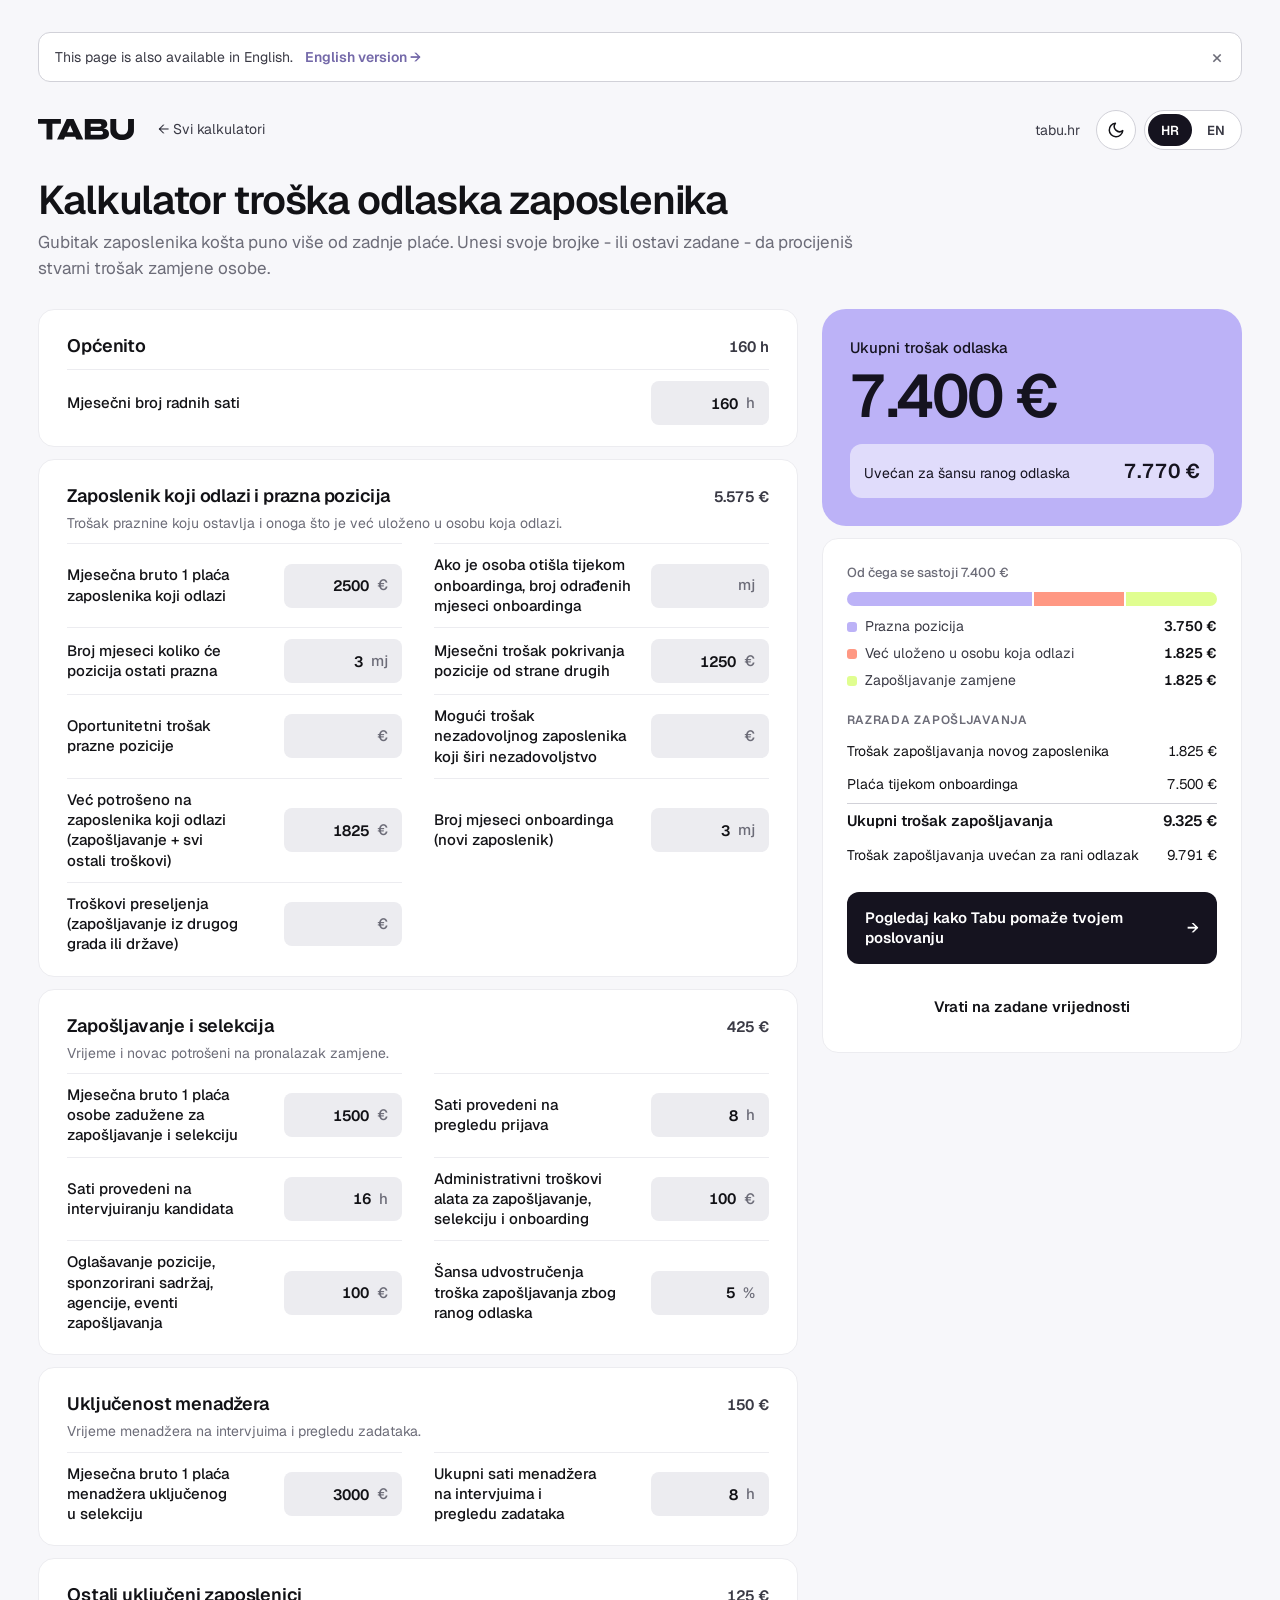
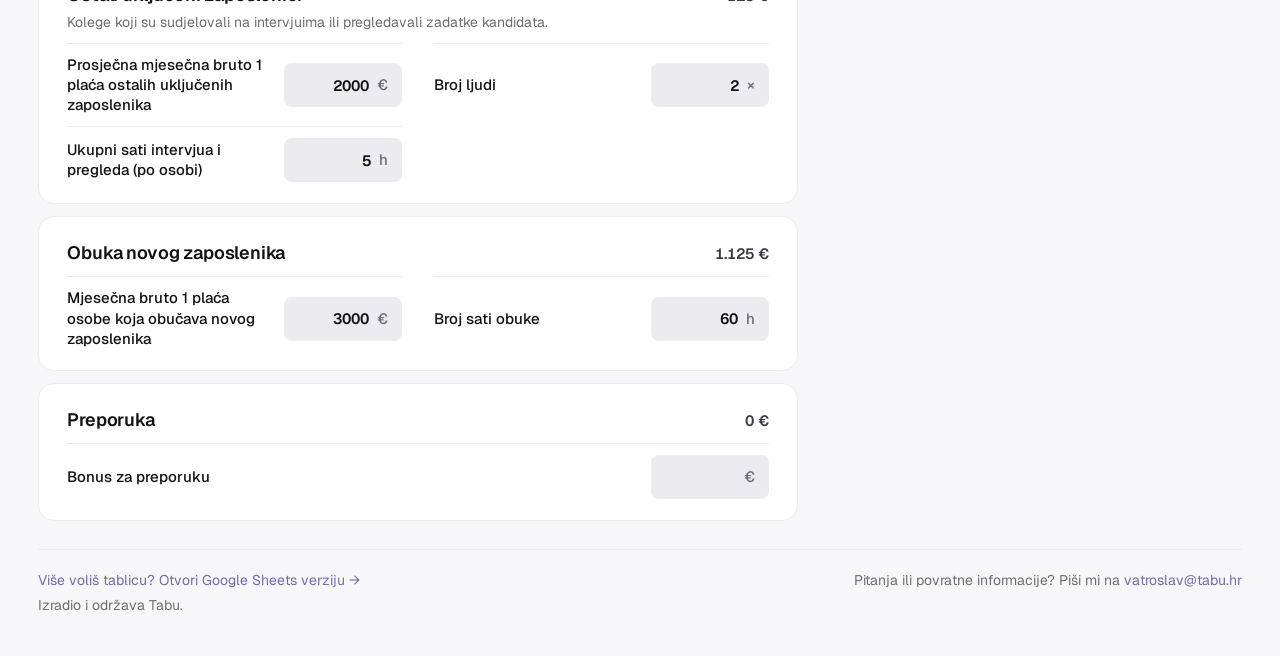
<file: turnover/index.html>
<!DOCTYPE html>
<html lang="hr">
<head>
<meta charset="UTF-8">
<meta name="viewport" content="width=device-width, initial-scale=1.0">
<title>Kalkulator troška odlaska zaposlenika | Tabu</title>
<meta name="description" content="Procijeni stvarni trošak odlaska zaposlenika - prazna pozicija, zapošljavanje, onboarding i ostalo.">
<link rel="canonical" href="https://kalkulator.tabu.hr/turnover/">
<link rel="alternate" hreflang="hr" href="https://kalkulator.tabu.hr/turnover/">
<link rel="alternate" hreflang="sr" href="https://kalkulator.tabu.hr/turnover/">
<link rel="alternate" hreflang="bs" href="https://kalkulator.tabu.hr/turnover/">
<link rel="alternate" hreflang="en" href="https://kalkulator.tabu.hr/en/turnover/">
<link rel="alternate" hreflang="sr-ME" href="https://kalkulator.tabu.hr/en/turnover/">
<link rel="alternate" hreflang="x-default" href="https://kalkulator.tabu.hr/en/turnover/">
<meta property="og:type" content="website">
<meta property="og:site_name" content="Tabu">
<meta property="og:url" content="https://kalkulator.tabu.hr/turnover/">
<meta property="og:title" content="Kalkulator troška odlaska zaposlenika | Tabu">
<meta property="og:description" content="Procijeni stvarni trošak odlaska zaposlenika - prazna pozicija, zapošljavanje, onboarding i ostalo.">
<meta name="twitter:card" content="summary">
<link rel="icon" type="image/png" href="/assets/favicon.png">
<link rel="apple-touch-icon" href="/assets/apple-touch-icon.png">
<script>(function(){var t;try{t=localStorage.getItem('tabu-theme')}catch(e){}if(t!=='light'&&t!=='dark')t=matchMedia('(prefers-color-scheme: dark)').matches?'dark':'light';document.documentElement.dataset.theme=t})()</script>
<script async src="https://plausible.io/js/pa-XqHFUt1YAuA5CX0Bw_nm7.js"></script>
<script>
  window.plausible=window.plausible||function(){(plausible.q=plausible.q||[]).push(arguments)},plausible.init=plausible.init||function(i){plausible.o=i||{}};
  plausible.init()
</script>
<link rel="preconnect" href="https://fonts.googleapis.com">
<link rel="preconnect" href="https://fonts.gstatic.com" crossorigin>
<link href="https://fonts.googleapis.com/css2?family=Geist:wght@400;500;600&display=swap" rel="stylesheet">
<link rel="stylesheet" href="/assets/tabu.css">
<style>
  .workbench__inputs{gap:12px}
  .workbench__aside{flex-basis:340px;max-width:420px}
  .card--group{padding:clamp(18px,2vw,22px) clamp(16px,2.4vw,28px) 10px}
  .group-head{display:flex;align-items:baseline;justify-content:space-between;gap:16px}
  .group-head__text{display:flex;flex-direction:column;gap:4px;min-width:0}
  .group-head p{font-size:14px;line-height:1.45;color:var(--text-muted)}
  .group-head p:empty{display:none}
  .group-sum{flex:none;font-size:15px;font-weight:600;font-variant-numeric:tabular-nums;color:var(--text-secondary)}
  .fields{grid-template-columns:repeat(auto-fit,minmax(min(100%,320px),1fr));margin-top:10px}
  .field{padding:11px 0}
  .num{width:118px}

  .tile{gap:18px}
  .tile__value{font-size:clamp(44px,5vw,60px)}
  .mini--row{flex-direction:row;justify-content:space-between;align-items:baseline;gap:12px}
  .mini--row .mini__label{font-size:14px}
  .mini--row .mini__value{flex:none}

  .results-card{padding:24px;display:flex;flex-direction:column;gap:20px}
  .split__item{font-size:14px}
  .split__item .v{font-weight:600}
  .breakdown{display:flex;flex-direction:column}
  .breakdown .group-label{padding-bottom:6px}
  .breakdown .row{padding:6px 0}
  .mobile-bar__value{font-size:28px}

  @media (max-width:1010px){
    .page{padding-bottom:120px}
    .workbench__inputs,.workbench__aside{flex-basis:100%;max-width:none}
    .workbench__aside{position:static}
    .mobile-bar{display:flex}
  }
</style>
</head>
<body>
<div class="page">
  <header class="site-header">
    <div class="site-header__left">
      <a class="logo" href="https://www.tabu.hr" aria-label="Tabu">
        <svg viewBox="0 0 3277 720" fill="none" xmlns="http://www.w3.org/2000/svg" role="img" aria-label="Tabu">
          <path d="M289.493 165.865L4.84394e-05 165.865L6.29397e-05 0L780.314 6.82172e-05L780.314 165.865L490.822 165.865L490.822 701.634L289.493 701.634L289.493 165.865Z" fill="currentColor"/>
          <path d="M903.392 455.47L1290.26 455.47L1290.26 605.538L903.392 605.538L903.392 455.47ZM1544.22 701.634L1311.31 701.634L1096.83 210.622L882.338 701.634L649.428 701.634L978.397 2.87594e-05L1215.25 4.94661e-05L1544.22 701.634Z" fill="currentColor"/>
          <path d="M1598.04 0L2137.55 4.71654e-05C2184.92 5.13067e-05 2224.4 6.58195 2258.61 21.0622C2292.82 35.5425 2319.14 56.6047 2337.56 84.2488C2355.98 110.576 2365.2 142.17 2365.2 179.029C2365.2 214.571 2353.35 246.164 2330.98 271.176C2307.3 297.503 2274.4 314.616 2233.61 323.831C2292.82 326.464 2338.88 343.577 2371.78 376.487C2405.99 409.396 2423.09 454.153 2423.09 508.125C2423.09 548.933 2412.57 583.159 2391.51 612.12C2370.46 641.08 2340.19 663.459 2299.4 677.939C2259.93 693.736 2213.87 701.634 2159.92 701.634L1598.04 701.634L1598.04 0ZM2141.5 534.453C2166.5 534.453 2186.24 529.187 2199.4 518.656C2213.87 506.809 2220.45 492.329 2220.45 473.899C2220.45 454.153 2213.87 439.673 2199.4 429.142C2186.24 417.294 2166.5 412.029 2141.5 412.029L1799.37 412.029L1799.37 534.453L2141.5 534.453ZM2094.13 263.277C2115.18 263.277 2132.29 258.012 2145.44 248.797C2157.29 239.582 2163.87 226.418 2163.87 210.622C2163.87 196.142 2157.29 185.611 2145.44 177.712C2132.29 169.814 2115.18 165.865 2094.13 165.865L1799.37 165.865L1799.37 263.277L2094.13 263.277Z" fill="currentColor"/>
          <path d="M2873.8 719.947C2790.9 719.947 2719.85 706.783 2658 677.822C2597.47 650.178 2551.41 610.687 2518.52 558.031C2485.62 505.376 2469.83 456.785 2469.83 385.701L2469.83 0L2671.16 1.76007e-05L2671.16 322.838C2671.16 387.341 2689.58 437.363 2725.11 474.222C2761.95 509.764 2810.64 528.194 2873.8 528.194C2935.65 528.194 2985.65 509.764 3021.18 474.222C3056.71 437.363 3075.13 387.341 3075.13 322.838L3075.13 5.29172e-05L3276.46 7.05179e-05L3276.46 385.701C3276.46 456.786 3260.67 505.376 3227.77 558.031C3196.19 610.687 3148.82 650.178 3088.29 677.822C3027.76 706.783 2955.39 719.947 2873.8 719.947Z" fill="currentColor"/>
        </svg>
      </a>
      <a class="back" href="https://kalkulator.tabu.hr/" data-i18n="back">← Svi kalkulatori</a>
    </div>
    <div class="site-header__right">
      <a class="site-link" href="https://www.tabu.hr">tabu.hr</a>
      <button class="theme-toggle" type="button">
        <svg class="icon-moon" viewBox="0 0 24 24" aria-hidden="true"><path d="M21 12.8A9 9 0 1 1 11.2 3a7 7 0 0 0 9.8 9.8z"/></svg>
        <svg class="icon-sun" viewBox="0 0 24 24" aria-hidden="true"><circle cx="12" cy="12" r="4"/><path d="M12 2v2M12 20v2M4.9 4.9l1.4 1.4M17.7 17.7l1.4 1.4M2 12h2M20 12h2M4.9 19.1l1.4-1.4M17.7 6.3l1.4-1.4"/></svg>
      </button>
      <div class="lang-toggle" role="group" aria-label="Language">
        <button id="lang-hr" type="button" data-lang="hr" aria-pressed="true">HR</button>
        <button id="lang-en" type="button" data-lang="en" aria-pressed="false">EN</button>
      </div>
    </div>
  </header>

  <div class="intro">
    <h1 data-i18n="title">Kalkulator troška odlaska zaposlenika</h1>
    <p data-i18n="subtitle">Gubitak zaposlenika košta puno više od zadnje plaće. Unesi svoje brojke - ili ostavi zadane - da procijeniš stvarni trošak zamjene osobe.</p>
  </div>

  <div class="workbench">
    <div class="workbench__inputs" id="inputs"></div>

    <aside class="workbench__aside" id="razrada">
      <div class="tile">
        <div class="tile__main">
          <span class="tile__label" data-i18n="r_total">Ukupni trošak odlaska</span>
          <span class="tile__value" id="out-total">—</span>
        </div>
        <div class="mini mini--row">
          <span class="mini__label" data-i18n="r_total_chance">Uvećan za šansu ranog odlaska</span>
          <span class="mini__value" id="out-total-chance">—</span>
        </div>
      </div>
      <div class="card results-card">
        <div class="split">
          <span class="split__title" id="split-title"></span>
          <div class="split__bar" aria-hidden="true">
            <span id="bar-vacancy" style="background:var(--primary)"></span>
            <span id="bar-spent" style="background:var(--salmon)"></span>
            <span id="bar-hire" style="background:var(--lime)"></span>
          </div>
          <div class="split__legend split__legend--stack">
            <span class="split__item"><i style="background:var(--primary)"></i><span data-i18n="p_vacancy">Prazna pozicija</span><span class="v" id="out-vacancy">—</span></span>
            <span class="split__item"><i style="background:var(--salmon)"></i><span data-i18n="p_spent">Već uloženo u osobu koja odlazi</span><span class="v" id="out-spent">—</span></span>
            <span class="split__item"><i style="background:var(--lime)"></i><span data-i18n="p_hire">Zapošljavanje zamjene</span><span class="v" id="out-hire">—</span></span>
          </div>
        </div>
        <div class="breakdown">
          <span class="group-label" data-i18n="r_hiring_breakdown">Razrada zapošljavanja</span>
          <div class="row"><span data-i18n="r_hiring_new">Trošak zapošljavanja novog zaposlenika</span><span class="v" id="out-hiring-new">—</span></div>
          <div class="row"><span data-i18n="r_onboarding_salary">Plaća tijekom onboardinga</span><span class="v" id="out-onboarding">—</span></div>
          <div class="row total"><span data-i18n="r_hiring_total">Ukupni trošak zapošljavanja</span><span class="v" id="out-hiring-total">—</span></div>
          <div class="row"><span data-i18n="r_hiring_chance">Trošak zapošljavanja uvećan za rani odlazak</span><span class="v" id="out-hiring-chance">—</span></div>
        </div>
        <a class="cta" id="cta" href="https://www.tabu.hr/poslovni" target="_blank" rel="noopener"><span data-i18n="cta">Pogledaj kako Tabu pomaže tvojem poslovanju</span><span aria-hidden="true">→</span></a>
        <button class="btn btn-ghost" id="reset" type="button" data-i18n="reset">Vrati na zadane vrijednosti</button>
      </div>
    </aside>
  </div>

  <footer class="site-footer">
    <div class="site-footer__left">
      <a href="https://docs.google.com/spreadsheets/d/1gmp7K2Ylekqr7nEIo-SYdDUULPaWb4jVhRnz-K2i9W4/edit" target="_blank" rel="noopener" data-i18n="footer_sheet">Više voliš tablicu? Otvori Google Sheets verziju →</a>
      <span data-i18n="footer_author">Izradio i održava Tabu.</span>
    </div>
    <span><span data-i18n="footer_contact">Pitanja ili povratne informacije? Piši mi na</span> <a href="mailto:vatroslav@tabu.hr">vatroslav@tabu.hr</a></span>
  </footer>
</div>

<div class="mobile-bar">
  <div class="mobile-bar__text">
    <span class="mobile-bar__label" data-i18n="r_total">Ukupni trošak odlaska</span>
    <span class="mobile-bar__value" id="mb-total">—</span>
    <span class="mobile-bar__sub"><span data-i18n="r_total_chance">Uvećan za šansu ranog odlaska</span> <span id="mb-total-chance">—</span></span>
  </div>
  <a href="#razrada" data-i18n="details">Razrada ↓</a>
</div>

<script src="/assets/lang.js"></script>
<script src="/assets/theme.js"></script>
<script src="/assets/mobile-bar.js"></script>
<script>
/* ============================================================
   Model — extracted 1:1 from the original Google Sheet.
   Green input cells = user values; empty -> fall back to default.
   if0(x,d): use x only when x>0, else default d  (sheet: if(A>0,A,C))
   add(x):   blank cell counts as 0, added directly
   base(x,d):direct value, default when empty
============================================================ */

const FIELDS = [
  {group:'general'},
  {id:'workingHours', kind:'base', def:160, affix:'h'},

  {group:'departing'},
  {id:'salaryDeparting', kind:'base', def:2500, affix:'eur'},
  {id:'onboardingCompleted', kind:'add', def:0, affix:'mo'},
  {id:'monthsVacant', kind:'if0', def:3, affix:'mo'},
  {id:'coveringCost', kind:'if0dyn', def:s=>s.salaryDeparting/2, pf:1250, affix:'eur'},
  {id:'opportunityCost', kind:'add', def:0, affix:'eur'},
  {id:'disgruntledCost', kind:'add', def:0, affix:'eur'},
  {id:'alreadySpent', kind:'if0dyn', def:s=>s.E6 + s.salaryDeparting*s.onboardingCompleted, pf:1825, affix:'eur'},
  {id:'onboardingMonths', kind:'if0', def:3, affix:'mo'},
  {id:'relocationCost', kind:'add', def:0, affix:'eur'},

  {group:'recruitment'},
  {id:'salaryRecruiter', kind:'base', def:1500, affix:'eur'},
  {id:'hoursReviewing', kind:'if0', def:8, affix:'h'},
  {id:'hoursInterviewing', kind:'if0', def:16, affix:'h'},
  {id:'adminCost', kind:'if0', def:100, affix:'eur'},
  {id:'advertisingCost', kind:'if0', def:100, affix:'eur'},
  {id:'earlyDepartureChance', kind:'if0', def:5, affix:'pct'},

  {group:'manager'},
  {id:'salaryManager', kind:'base', def:3000, affix:'eur'},
  {id:'managerHours', kind:'if0', def:8, affix:'h'},

  {group:'others'},
  {id:'salaryOthers', kind:'base', def:2000, affix:'eur'},
  {id:'numPeople', kind:'if0', def:2, affix:'x'},
  {id:'hoursPerPerson', kind:'if0', def:5, affix:'h'},

  {group:'training'},
  {id:'salaryTrainer', kind:'base', def:3000, affix:'eur'},
  {id:'trainingHours', kind:'if0', def:60, affix:'h'},

  {group:'referral'},
  {id:'referralBonus', kind:'add', def:0, affix:'eur'},
];

const I18N = {
  en:{
    doc_title:'Employee Turnover Cost Calculator | Tabu',
    cta_url:'https://www.tabu.hr/en/poslovni',
    back:'← All calculators',
    details:'Breakdown ↓',
    title:'Employee Turnover Cost Calculator',
    subtitle:'Losing an employee costs far more than a final paycheck. Enter your numbers below - or keep the defaults - to estimate the true cost of replacing someone.',
    g_general:'General', g_general_h:'',
    g_departing:'Departing employee & vacancy', g_departing_h:'The cost of the gap left behind and what was already invested in the person leaving.',
    g_recruitment:'Recruitment & selection', g_recruitment_h:'Time and money spent finding a replacement.',
    g_manager:'Manager involvement', g_manager_h:'Manager time spent on interviews and reviewing tasks.',
    g_others:'Other employees involved', g_others_h:'Colleagues who joined interviews or reviewed candidate tasks.',
    g_training:'Training the new hire', g_training_h:'',
    g_referral:'Referral', g_referral_h:'',

    workingHours:'Monthly working hours',
    salaryDeparting:'Monthly gross salary of the departing employee',
    onboardingCompleted:'If the person left during onboarding, months of onboarding completed',
    monthsVacant:'Months the position will remain vacant',
    coveringCost:'Monthly cost of others covering the position',
    opportunityCost:'Opportunity cost of the vacant position',
    disgruntledCost:'Potential cost of a disgruntled employee spreading dissatisfaction',
    alreadySpent:'Already spent on the departing employee (recruitment + all other costs)',
    onboardingMonths:'Number of onboarding months (new hire)',
    relocationCost:'Relocation costs (hiring from another city or country)',
    salaryRecruiter:'Monthly gross salary of the person handling recruitment',
    hoursReviewing:'Hours spent reviewing applications',
    hoursInterviewing:'Hours spent interviewing candidates',
    adminCost:'Admin costs for recruitment, selection & onboarding tools',
    advertisingCost:'Job ads, sponsored posts, agencies, hiring events',
    earlyDepartureChance:'Chance of doubling recruitment costs due to early departure',
    salaryManager:'Monthly gross salary of the manager involved in selection',
    managerHours:'Total manager hours interviewing & reviewing tasks',
    salaryOthers:'Average monthly gross salary of other employees involved',
    numPeople:'Number of people',
    hoursPerPerson:'Total interview & review hours (per person)',
    salaryTrainer:'Monthly gross salary of the person training the new hire',
    trainingHours:'Training hours',
    referralBonus:'Referral bonus',

    unit_mo:'mo',
    r_total:'Total cost of turnover',
    r_total_chance:'Adjusted for the chance of an early departure',
    split_title:'What makes up {total}',
    p_vacancy:'Vacant position',
    p_spent:'Already invested in the departing employee',
    p_hire:'Hiring a replacement',
    r_hiring_breakdown:'Hiring breakdown',
    r_hiring_new:'Cost of hiring a new employee',
    r_onboarding_salary:'Salary during onboarding',
    r_hiring_total:'Total cost of hiring',
    r_hiring_chance:'Hiring cost adjusted for early departure',
    cta:'See how Tabu helps your business',
    reset:'Reset to defaults',
    footer_sheet:'Prefer a spreadsheet? Open the Google Sheets version →',
    footer_author:'Built and maintained by Tabu.',
    footer_contact:'Questions or feedback? Reach me at',
  },
  hr:{
    doc_title:'Kalkulator troška odlaska zaposlenika | Tabu',
    cta_url:'https://www.tabu.hr/poslovni',
    back:'← Svi kalkulatori',
    details:'Razrada ↓',
    title:'Kalkulator troška odlaska zaposlenika',
    subtitle:'Gubitak zaposlenika košta puno više od zadnje plaće. Unesi svoje brojke - ili ostavi zadane - da procijeniš stvarni trošak zamjene osobe.',
    g_general:'Općenito', g_general_h:'',
    g_departing:'Zaposlenik koji odlazi i prazna pozicija', g_departing_h:'Trošak praznine koju ostavlja i onoga što je već uloženo u osobu koja odlazi.',
    g_recruitment:'Zapošljavanje i selekcija', g_recruitment_h:'Vrijeme i novac potrošeni na pronalazak zamjene.',
    g_manager:'Uključenost menadžera', g_manager_h:'Vrijeme menadžera na intervjuima i pregledu zadataka.',
    g_others:'Ostali uključeni zaposlenici', g_others_h:'Kolege koji su sudjelovali na intervjuima ili pregledavali zadatke kandidata.',
    g_training:'Obuka novog zaposlenika', g_training_h:'',
    g_referral:'Preporuka', g_referral_h:'',

    workingHours:'Mjesečni broj radnih sati',
    salaryDeparting:'Mjesečna bruto 1 plaća zaposlenika koji odlazi',
    onboardingCompleted:'Ako je osoba otišla tijekom onboardinga, broj odrađenih mjeseci onboardinga',
    monthsVacant:'Broj mjeseci koliko će pozicija ostati prazna',
    coveringCost:'Mjesečni trošak pokrivanja pozicije od strane drugih',
    opportunityCost:'Oportunitetni trošak prazne pozicije',
    disgruntledCost:'Mogući trošak nezadovoljnog zaposlenika koji širi nezadovoljstvo',
    alreadySpent:'Već potrošeno na zaposlenika koji odlazi (zapošljavanje + svi ostali troškovi)',
    onboardingMonths:'Broj mjeseci onboardinga (novi zaposlenik)',
    relocationCost:'Troškovi preseljenja (zapošljavanje iz drugog grada ili države)',
    salaryRecruiter:'Mjesečna bruto 1 plaća osobe zadužene za zapošljavanje i selekciju',
    hoursReviewing:'Sati provedeni na pregledu prijava',
    hoursInterviewing:'Sati provedeni na intervjuiranju kandidata',
    adminCost:'Administrativni troškovi alata za zapošljavanje, selekciju i onboarding',
    advertisingCost:'Oglašavanje pozicije, sponzorirani sadržaj, agencije, eventi zapošljavanja',
    earlyDepartureChance:'Šansa udvostručenja troška zapošljavanja zbog ranog odlaska',
    salaryManager:'Mjesečna bruto 1 plaća menadžera uključenog u selekciju',
    managerHours:'Ukupni sati menadžera na intervjuima i pregledu zadataka',
    salaryOthers:'Prosječna mjesečna bruto 1 plaća ostalih uključenih zaposlenika',
    numPeople:'Broj ljudi',
    hoursPerPerson:'Ukupni sati intervjua i pregleda (po osobi)',
    salaryTrainer:'Mjesečna bruto 1 plaća osobe koja obučava novog zaposlenika',
    trainingHours:'Broj sati obuke',
    referralBonus:'Bonus za preporuku',

    unit_mo:'mj',
    r_total:'Ukupni trošak odlaska',
    r_total_chance:'Uvećan za šansu ranog odlaska',
    split_title:'Od čega se sastoji {total}',
    p_vacancy:'Prazna pozicija',
    p_spent:'Već uloženo u osobu koja odlazi',
    p_hire:'Zapošljavanje zamjene',
    r_hiring_breakdown:'Razrada zapošljavanja',
    r_hiring_new:'Trošak zapošljavanja novog zaposlenika',
    r_onboarding_salary:'Plaća tijekom onboardinga',
    r_hiring_total:'Ukupni trošak zapošljavanja',
    r_hiring_chance:'Trošak zapošljavanja uvećan za rani odlazak',
    cta:'Pogledaj kako Tabu pomaže tvojem poslovanju',
    reset:'Vrati na zadane vrijednosti',
    footer_sheet:'Više voliš tablicu? Otvori Google Sheets verziju →',
    footer_author:'Izradio i održava Tabu.',
    footer_contact:'Pitanja ili povratne informacije? Piši mi na',
  }
};

const CTA_UTM = 'utm_source=kalkulator&utm_medium=cta&utm_campaign=turnover';

const lang = window.tabuLang.initial();
let touched = new Set();   // linked-default fields the user has manually overridden

/* Build the input DOM: one card per group, fields as label + number input rows */
function buildInputs(){
  const root = document.getElementById('inputs');
  root.innerHTML = '';
  touched = new Set();
  let fieldsWrap = null;
  for(const f of FIELDS){
    if(f.group){
      const card = document.createElement('div');
      card.className = 'card card--group';
      const head = document.createElement('div'); head.className = 'group-head';
      const text = document.createElement('div'); text.className = 'group-head__text';
      const h2 = document.createElement('h2'); h2.dataset.i18n = 'g_'+f.group;
      const desc = document.createElement('p'); desc.dataset.i18n = 'g_'+f.group+'_h';
      text.appendChild(h2); text.appendChild(desc);
      const sum = document.createElement('span'); sum.className = 'group-sum'; sum.id = 'sum-'+f.group;
      head.appendChild(text); head.appendChild(sum);
      card.appendChild(head);
      fieldsWrap = document.createElement('div'); fieldsWrap.className = 'fields';
      card.appendChild(fieldsWrap);
      root.appendChild(card);
      continue;
    }
    const row = document.createElement('div'); row.className='field';
    const lab = document.createElement('label'); lab.setAttribute('for', f.id);
    const labText = document.createElement('span'); labText.dataset.i18n = f.id;
    lab.appendChild(labText);
    const shell = document.createElement('span'); shell.className='num';
    const inp = document.createElement('input');
    inp.type='number'; inp.id=f.id; inp.min='0'; inp.step='any'; inp.autocomplete='off';
    const unit = document.createElement('span'); unit.className='unit';
    if(f.affix==='eur') unit.textContent='€';
    else if(f.affix==='pct') unit.textContent='%';
    else if(f.affix==='h') unit.textContent='h';
    else if(f.affix==='mo') unit.dataset.i18n='unit_mo';
    else if(f.affix==='x') unit.textContent='×';
    shell.appendChild(inp); shell.appendChild(unit);
    row.appendChild(lab); row.appendChild(shell);
    fieldsWrap.appendChild(row);
    // Prefill with the Sheet's default values; optional additive fields stay blank (=0).
    // Linked fields (if0dyn) are filled live by compute() so they track their formula.
    if(f.kind!=='add' && f.kind!=='if0dyn'){
      inp.value = f.def;
    }
    inp.addEventListener('input', ()=>{ if(f.kind==='if0dyn') touched.add(f.id); compute(); });
  }
}

/* Read raw input value (NaN if empty) */
function raw(id){
  const el = document.getElementById(id);
  if(!el || el.value.trim()==='') return NaN;
  return parseFloat(el.value);
}

function compute(){
  const s = {};
  // base values (direct, default when empty)
  s.workingHours = (raw('workingHours')>0) ? raw('workingHours') : 160;
  const base = (id,d)=> isNaN(raw(id)) ? d : raw(id);
  const if0  = (id,d)=> (raw(id)>0) ? raw(id) : d;
  const add  = (id)=> isNaN(raw(id)) ? 0 : raw(id);
  // Linked default: shows & uses the computed value, auto-updating until the
  // user types into it (mirrors the Sheet's recomputing C-column formulas).
  // Clearing the field re-links it.
  const linked = (id,defVal)=>{
    const el = document.getElementById(id);
    const r = raw(id);
    if(!touched.has(id) || isNaN(r)){
      touched.delete(id);
      el.value = Math.round(defVal*100)/100;
      return defVal;
    }
    return (r>0) ? r : defVal;
  };

  s.salaryDeparting = base('salaryDeparting',2500);
  s.salaryRecruiter = base('salaryRecruiter',1500);
  s.salaryManager   = base('salaryManager',3000);
  s.salaryOthers    = base('salaryOthers',2000);
  s.salaryTrainer   = base('salaryTrainer',3000);

  const H = s.workingHours || 160;
  const hDep = s.salaryDeparting / H;
  const hRec = s.salaryRecruiter / H;
  const hMgr = s.salaryManager / H;
  const hOth = s.salaryOthers / H;
  const hTrn = s.salaryTrainer / H;

  s.onboardingCompleted = add('onboardingCompleted');
  s.monthsVacant        = if0('monthsVacant',3);
  s.coveringCost        = linked('coveringCost', s.salaryDeparting/2);
  s.opportunityCost     = add('opportunityCost');
  s.disgruntledCost     = add('disgruntledCost');
  s.onboardingMonths    = if0('onboardingMonths',3);
  s.relocationCost      = add('relocationCost');
  s.hoursReviewing      = if0('hoursReviewing',8);
  s.hoursInterviewing   = if0('hoursInterviewing',16);
  s.adminCost           = if0('adminCost',100);
  s.advertisingCost     = if0('advertisingCost',100);
  s.earlyDepartureChance= if0('earlyDepartureChance',5) / 100;
  s.managerHours        = if0('managerHours',8);
  s.numPeople           = if0('numPeople',2);
  s.hoursPerPerson      = if0('hoursPerPerson',5);
  s.trainingHours       = if0('trainingHours',60);
  s.referralBonus       = add('referralBonus');

  // Per-group parts of the hiring cost
  const recruitment = hRec*(s.hoursReviewing + s.hoursInterviewing) + s.adminCost + s.advertisingCost;
  const manager     = hMgr*s.managerHours;
  const others      = hOth*s.numPeople*s.hoursPerPerson;
  const training    = hTrn*s.trainingHours;

  // E6 — Cost of hiring a new employee
  const E6 = recruitment + manager + training + s.relocationCost + others + s.referralBonus;
  s.E6 = E6;

  // E7 — Salary during onboarding (new hire)
  const E7 = s.salaryDeparting * s.onboardingMonths;
  // E8 — Total cost of hiring
  const E8 = E6 + E7;

  // Already spent on departing — linked default = E6 + salary*onboardingCompleted
  const alreadySpent = linked('alreadySpent', E6 + s.salaryDeparting*s.onboardingCompleted);

  // Parts of the total: the vacancy, what was invested in the departing person, hiring a replacement
  const vacancy = s.monthsVacant*s.coveringCost + s.opportunityCost + s.disgruntledCost;
  const spent   = alreadySpent + s.salaryDeparting*s.onboardingCompleted;

  // E2 — Total cost of turnover
  const E2 = vacancy + spent + E6;

  const E3 = E2 * (1 + s.earlyDepartureChance);   // total + chance
  const E9 = E8 * (1 + s.earlyDepartureChance);   // hiring + chance

  setOut('out-total', E2);
  setOut('out-total-chance', E3);
  setOut('mb-total', E2);
  setOut('mb-total-chance', E3);
  setOut('out-hiring-new', E6);
  setOut('out-onboarding', E7);
  setOut('out-hiring-total', E8);
  setOut('out-hiring-chance', E9);

  document.getElementById('split-title').textContent = I18N[lang].split_title.replace('{total}', fmt(E2));
  setOut('out-vacancy', vacancy);
  setOut('out-spent', spent);
  setOut('out-hire', E6);
  setBar('bar-vacancy', vacancy);
  setBar('bar-spent', spent);
  setBar('bar-hire', E6);

  // Group subtotals shown in the card headers; relocation counts where its field is
  document.getElementById('sum-general').textContent = fmtNum(H) + ' h';
  setOut('sum-departing', vacancy + spent + s.relocationCost);
  setOut('sum-recruitment', recruitment);
  setOut('sum-manager', manager);
  setOut('sum-others', others);
  setOut('sum-training', training);
  setOut('sum-referral', s.referralBonus);
}

function fmtNum(n){
  return new Intl.NumberFormat(lang==='hr' ? 'hr-HR' : 'en-US',{maximumFractionDigits:0}).format(Math.round(n));
}
function fmt(n){
  if(!isFinite(n)) n = 0;
  return lang==='hr' ? fmtNum(n) + ' €' : '€' + fmtNum(n);
}
function setOut(id,val){ document.getElementById(id).textContent = fmt(val); }
function setBar(id,val){ document.getElementById(id).style.flex = String(Math.max(0, isFinite(val) ? val : 0)); }

function applyLang(){
  const t = I18N[lang];
  document.documentElement.lang = lang;
  document.title = t.doc_title;
  document.getElementById('cta').href = t.cta_url + '?' + CTA_UTM;
  document.querySelectorAll('[data-i18n]').forEach(el=>{
    const key = el.dataset.i18n;
    if(t[key]!==undefined) el.textContent = t[key];
  });
  document.getElementById('lang-en').setAttribute('aria-pressed', String(lang==='en'));
  document.getElementById('lang-hr').setAttribute('aria-pressed', String(lang==='hr'));
  window.tabuTheme.apply();
  compute();
}

document.getElementById('reset').addEventListener('click', ()=>{
  buildInputs();   // restores the Sheet default values
  applyLang();
});

buildInputs();
applyLang();
</script>
</body>
</html>
</file>
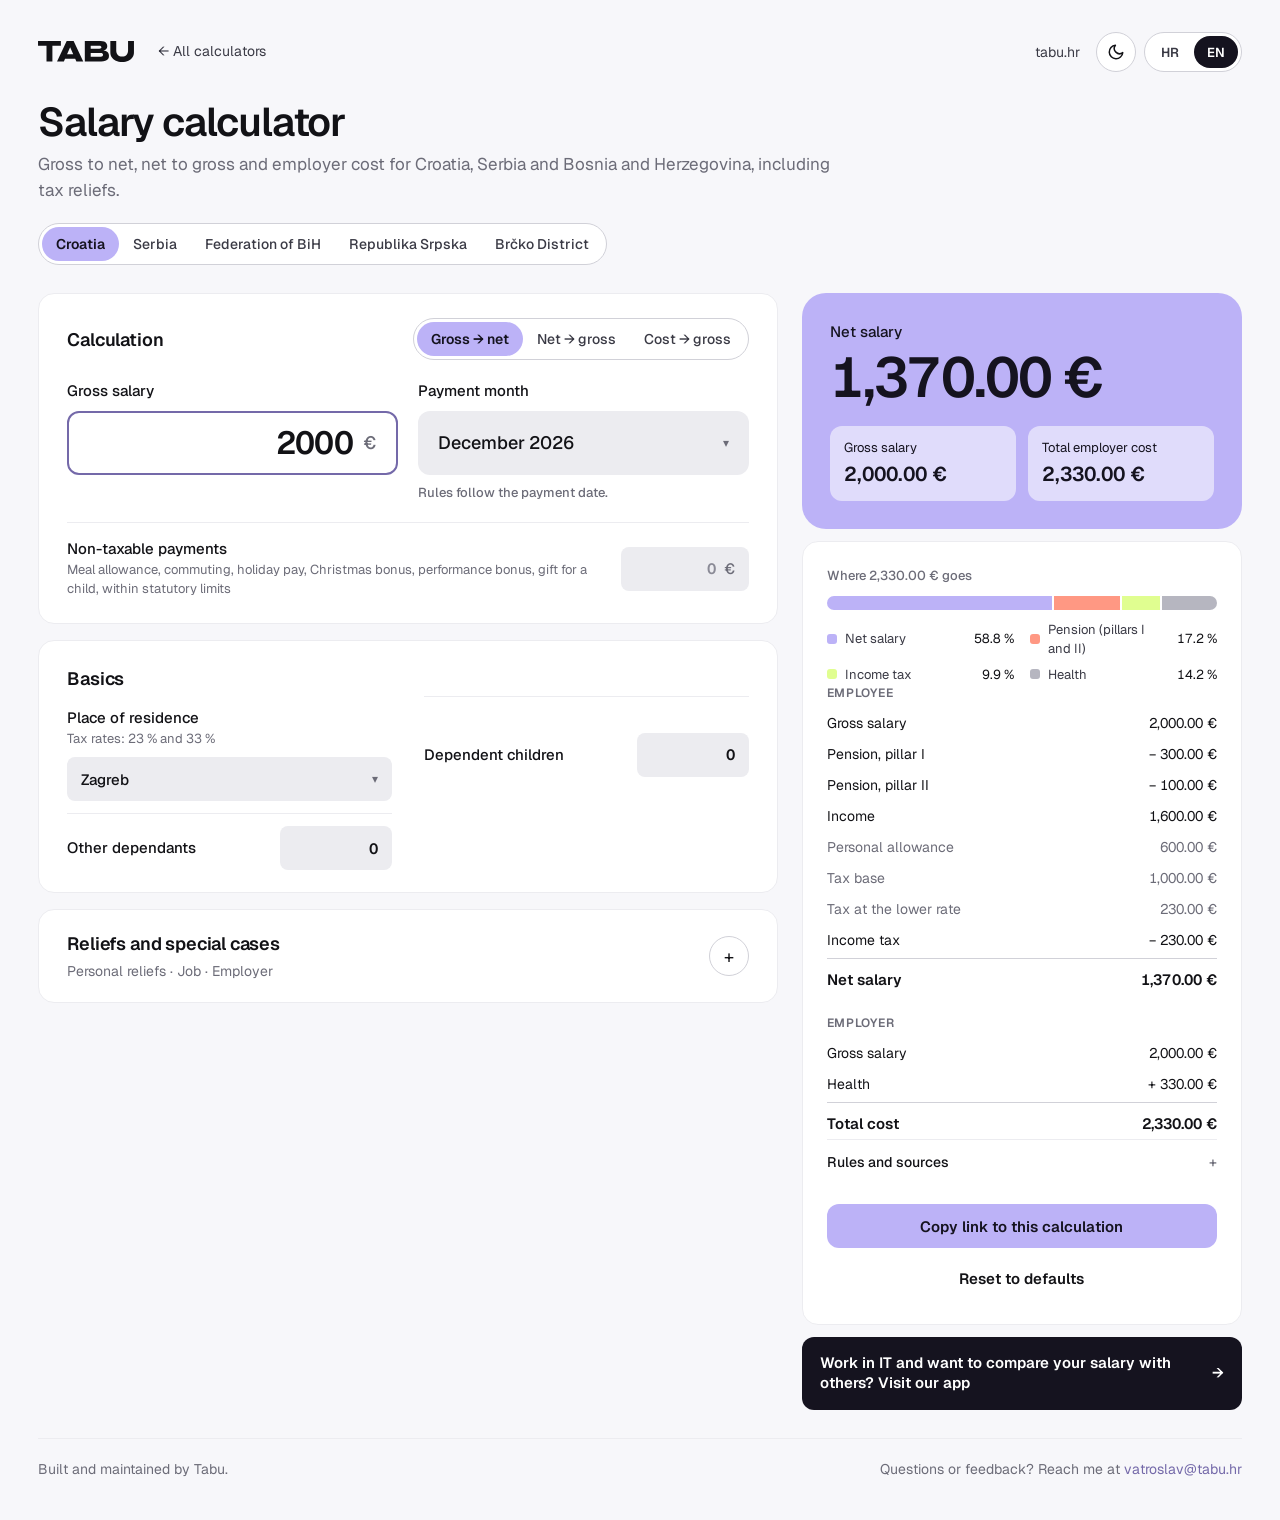
<file: en/placa/index.html>
<!DOCTYPE html>
<!-- Generated from placa/index.html by tools/build_en.py; edit the Croatian page. -->
<html lang="en">
<head>
<meta charset="UTF-8">
<meta name="viewport" content="width=device-width, initial-scale=1.0">
<title>Gross to net salary calculator | Tabu</title>
<meta name="description" content="Gross to net, net to gross and employer cost for Croatia, Serbia and Bosnia and Herzegovina, including tax reliefs.">
<link rel="canonical" href="https://kalkulator.tabu.hr/en/placa/">
<link rel="alternate" hreflang="hr" href="https://kalkulator.tabu.hr/placa/">
<link rel="alternate" hreflang="sr" href="https://kalkulator.tabu.hr/placa/">
<link rel="alternate" hreflang="bs" href="https://kalkulator.tabu.hr/placa/">
<link rel="alternate" hreflang="en" href="https://kalkulator.tabu.hr/en/placa/">
<link rel="alternate" hreflang="sr-ME" href="https://kalkulator.tabu.hr/en/placa/">
<link rel="alternate" hreflang="x-default" href="https://kalkulator.tabu.hr/en/placa/">
<meta property="og:type" content="website">
<meta property="og:site_name" content="Tabu">
<meta property="og:url" content="https://kalkulator.tabu.hr/en/placa/">
<meta property="og:title" content="Gross to net salary calculator | Tabu">
<meta property="og:description" content="Gross to net, net to gross and employer cost for Croatia, Serbia and BiH.">
<meta name="twitter:card" content="summary">
<link rel="icon" type="image/png" href="/assets/favicon.png">
<link rel="apple-touch-icon" href="/assets/apple-touch-icon.png">
<script>(function(){var t;try{t=localStorage.getItem('tabu-theme')}catch(e){}if(t!=='light'&&t!=='dark')t=matchMedia('(prefers-color-scheme: dark)').matches?'dark':'light';document.documentElement.dataset.theme=t})()</script>
<script async src="https://plausible.io/js/pa-XqHFUt1YAuA5CX0Bw_nm7.js"></script>
<script>
  window.plausible=window.plausible||function(){(plausible.q=plausible.q||[]).push(arguments)},plausible.init=plausible.init||function(i){plausible.o=i||{}};
  plausible.init()
</script>
<link rel="preconnect" href="https://fonts.googleapis.com">
<link rel="preconnect" href="https://fonts.gstatic.com" crossorigin>
<link href="https://fonts.googleapis.com/css2?family=Geist:wght@400;500;600&display=swap" rel="stylesheet">
<link rel="stylesheet" href="/assets/tabu.css">
<style>
  .title-block{display:flex;flex-direction:column;gap:20px}

  /* Calculation card */
  .card--calc{display:flex;flex-direction:column;gap:20px}
  .calc-grid{display:grid;grid-template-columns:repeat(auto-fit,minmax(min(100%,260px),1fr));gap:20px}
  .calc-grid label{display:flex;flex-direction:column;gap:8px;font-size:15px;font-weight:500}
  .num--big{width:100%;height:64px;padding:0 20px;border-radius:12px;background:var(--bg-elevated);border:2px solid var(--primary-strong);gap:10px}
  .num--big input{font-size:32px;letter-spacing:-.02em}
  .num--big .unit{font-size:18px}
  .sel--big select{width:100%;max-width:none;height:64px;border-radius:12px;font-size:18px;padding-left:20px}
  .sel--big::after{right:20px}
  .sel--big{width:100%}
  .calc-extra{padding-top:16px;border-top:1px solid var(--border-subtle)}
  .calc-extra .field{padding:0;border-top:0}
  .card--basic{padding-bottom:10px}
  .card--basic h2{margin-bottom:4px}
  .fields .field:first-child{border-top:0}

  /* Advanced accordion */
  .card--acc{padding:0;overflow:hidden}
  .card--acc .acc-head{padding:20px clamp(16px,2.4vw,28px)}
  .acc-title{display:flex;flex-direction:column;gap:4px}
  .acc-title span:first-child{font-size:18px;font-weight:600;letter-spacing:-.01em;color:var(--text)}
  .acc-title span:last-child{font-size:14px;color:var(--text-muted)}
  .acc-body{display:flex;flex-direction:column;gap:20px;padding:0 clamp(16px,2.4vw,28px) 20px}
  .acc-body[hidden]{display:none}
  .adv-group{display:flex;flex-direction:column}
  .adv-group .group-label{color:var(--primary-strong);padding:4px 0 8px}
  .adv-group .fields .field:first-child{border-top:1px solid var(--border-subtle)}

  /* Result card */
  .results-card{padding:24px;display:flex;flex-direction:column;gap:20px}
  .breakdown{display:flex;flex-direction:column}
  .breakdown .group-label{padding-bottom:6px}
  .breakdown .group-label + .group-label,.breakdown .row + .group-label,.breakdown .hint + .group-label{padding-top:18px}
  .sources{display:flex;flex-direction:column;border-top:1px solid var(--border-subtle)}
  .sources .acc-head{min-height:44px;font-size:14px;font-weight:500;color:var(--text)}
  .sources .acc-head:hover{background:transparent}
  .sources-body{display:flex;flex-direction:column;gap:6px;padding-bottom:4px;font-size:13px;line-height:1.45;color:var(--text-secondary)}
  .sources-body[hidden]{display:none}
  .sources-body .group-label{padding-top:8px}
  .sources-body .hint{font-size:12px;padding-top:4px}
  .actions{display:flex;flex-direction:column;gap:8px}

  @media (max-width:1030px){
    .page{padding-bottom:120px}
    .workbench__inputs,.workbench__aside{flex-basis:100%;max-width:none}
    .workbench__aside{position:static}
    .mobile-bar{display:flex}
    .seg--dir{width:100%;min-width:max-content}
    .seg--dir button{flex:1;min-width:0;padding:0 6px;font-size:13px}
    .num--big input{font-size:30px}
  }
</style>
</head>
<body>
<div class="page">
  <header class="site-header">
    <div class="site-header__left">
      <a class="logo" href="https://www.tabu.hr/en" aria-label="Tabu">
        <svg viewBox="0 0 3277 720" fill="none" xmlns="http://www.w3.org/2000/svg" role="img" aria-label="Tabu">
          <path d="M289.493 165.865L4.84394e-05 165.865L6.29397e-05 0L780.314 6.82172e-05L780.314 165.865L490.822 165.865L490.822 701.634L289.493 701.634L289.493 165.865Z" fill="currentColor"/>
          <path d="M903.392 455.47L1290.26 455.47L1290.26 605.538L903.392 605.538L903.392 455.47ZM1544.22 701.634L1311.31 701.634L1096.83 210.622L882.338 701.634L649.428 701.634L978.397 2.87594e-05L1215.25 4.94661e-05L1544.22 701.634Z" fill="currentColor"/>
          <path d="M1598.04 0L2137.55 4.71654e-05C2184.92 5.13067e-05 2224.4 6.58195 2258.61 21.0622C2292.82 35.5425 2319.14 56.6047 2337.56 84.2488C2355.98 110.576 2365.2 142.17 2365.2 179.029C2365.2 214.571 2353.35 246.164 2330.98 271.176C2307.3 297.503 2274.4 314.616 2233.61 323.831C2292.82 326.464 2338.88 343.577 2371.78 376.487C2405.99 409.396 2423.09 454.153 2423.09 508.125C2423.09 548.933 2412.57 583.159 2391.51 612.12C2370.46 641.08 2340.19 663.459 2299.4 677.939C2259.93 693.736 2213.87 701.634 2159.92 701.634L1598.04 701.634L1598.04 0ZM2141.5 534.453C2166.5 534.453 2186.24 529.187 2199.4 518.656C2213.87 506.809 2220.45 492.329 2220.45 473.899C2220.45 454.153 2213.87 439.673 2199.4 429.142C2186.24 417.294 2166.5 412.029 2141.5 412.029L1799.37 412.029L1799.37 534.453L2141.5 534.453ZM2094.13 263.277C2115.18 263.277 2132.29 258.012 2145.44 248.797C2157.29 239.582 2163.87 226.418 2163.87 210.622C2163.87 196.142 2157.29 185.611 2145.44 177.712C2132.29 169.814 2115.18 165.865 2094.13 165.865L1799.37 165.865L1799.37 263.277L2094.13 263.277Z" fill="currentColor"/>
          <path d="M2873.8 719.947C2790.9 719.947 2719.85 706.783 2658 677.822C2597.47 650.178 2551.41 610.687 2518.52 558.031C2485.62 505.376 2469.83 456.785 2469.83 385.701L2469.83 0L2671.16 1.76007e-05L2671.16 322.838C2671.16 387.341 2689.58 437.363 2725.11 474.222C2761.95 509.764 2810.64 528.194 2873.8 528.194C2935.65 528.194 2985.65 509.764 3021.18 474.222C3056.71 437.363 3075.13 387.341 3075.13 322.838L3075.13 5.29172e-05L3276.46 7.05179e-05L3276.46 385.701C3276.46 456.786 3260.67 505.376 3227.77 558.031C3196.19 610.687 3148.82 650.178 3088.29 677.822C3027.76 706.783 2955.39 719.947 2873.8 719.947Z" fill="currentColor"/>
        </svg>
      </a>
      <a class="back" href="/en/" data-i18n="back">← All calculators</a>
    </div>
    <div class="site-header__right">
      <a class="site-link" href="https://www.tabu.hr/en">tabu.hr</a>
      <button class="theme-toggle" type="button">
        <svg class="icon-moon" viewBox="0 0 24 24" aria-hidden="true"><path d="M21 12.8A9 9 0 1 1 11.2 3a7 7 0 0 0 9.8 9.8z"/></svg>
        <svg class="icon-sun" viewBox="0 0 24 24" aria-hidden="true"><circle cx="12" cy="12" r="4"/><path d="M12 2v2M12 20v2M4.9 4.9l1.4 1.4M17.7 17.7l1.4 1.4M2 12h2M20 12h2M4.9 19.1l1.4-1.4M17.7 6.3l1.4-1.4"/></svg>
      </button>
      <div class="lang-toggle" role="group" aria-label="Language">
        <button id="lang-hr" type="button" data-lang="hr" aria-pressed="true">HR</button>
        <button id="lang-en" type="button" data-lang="en" aria-pressed="false">EN</button>
      </div>
    </div>
  </header>

  <div class="title-block">
    <div class="intro">
      <h1 data-i18n="title">Salary calculator</h1>
      <p data-i18n="subtitle">Gross to net, net to gross and employer cost for Croatia, Serbia and Bosnia and Herzegovina, including tax reliefs.</p>
    </div>
    <div class="seg-scroll" id="country-tabs"></div>
  </div>

  <div class="workbench">
    <div class="workbench__inputs" id="inputs"></div>
    <aside class="workbench__aside" id="razrada">
      <div class="tile" id="tile"></div>
      <div class="card results-card">
        <div id="results"></div>
        <div class="actions">
          <button class="btn btn-primary" id="copy" type="button" data-i18n="copy_link">Copy link to this calculation</button>
          <button class="btn btn-ghost" id="reset" type="button" data-i18n="reset">Reset to defaults</button>
        </div>
      </div>
      <a class="cta" href="https://app.tabu.hr/?utm_source=kalkulator&amp;utm_medium=cta&amp;utm_campaign=placa" target="_blank" rel="noopener"><span data-i18n="cta">Work in IT and want to compare your salary with others? Visit our app</span><span aria-hidden="true">→</span></a>
    </aside>
  </div>

  <footer class="site-footer">
    <span data-i18n="footer_author">Built and maintained by Tabu.</span>
    <span><span data-i18n="footer_contact">Questions or feedback? Reach me at</span> <a href="mailto:vatroslav@tabu.hr">vatroslav@tabu.hr</a></span>
  </footer>
</div>

<div class="mobile-bar" id="mobile-bar">
  <div class="mobile-bar__text">
    <span class="mobile-bar__label" id="mb-label"></span>
    <span class="mobile-bar__value" id="mb-value"></span>
    <span class="mobile-bar__sub" id="mb-sub"></span>
  </div>
  <a href="#razrada" data-i18n="details">Breakdown ↓</a>
</div>

<script src="/assets/lang.js"></script>
<script src="/assets/theme.js"></script>
<script src="/assets/mobile-bar.js"></script>
<script type="module" src="/placa/app.js"></script>
</body>
</html>
</file>
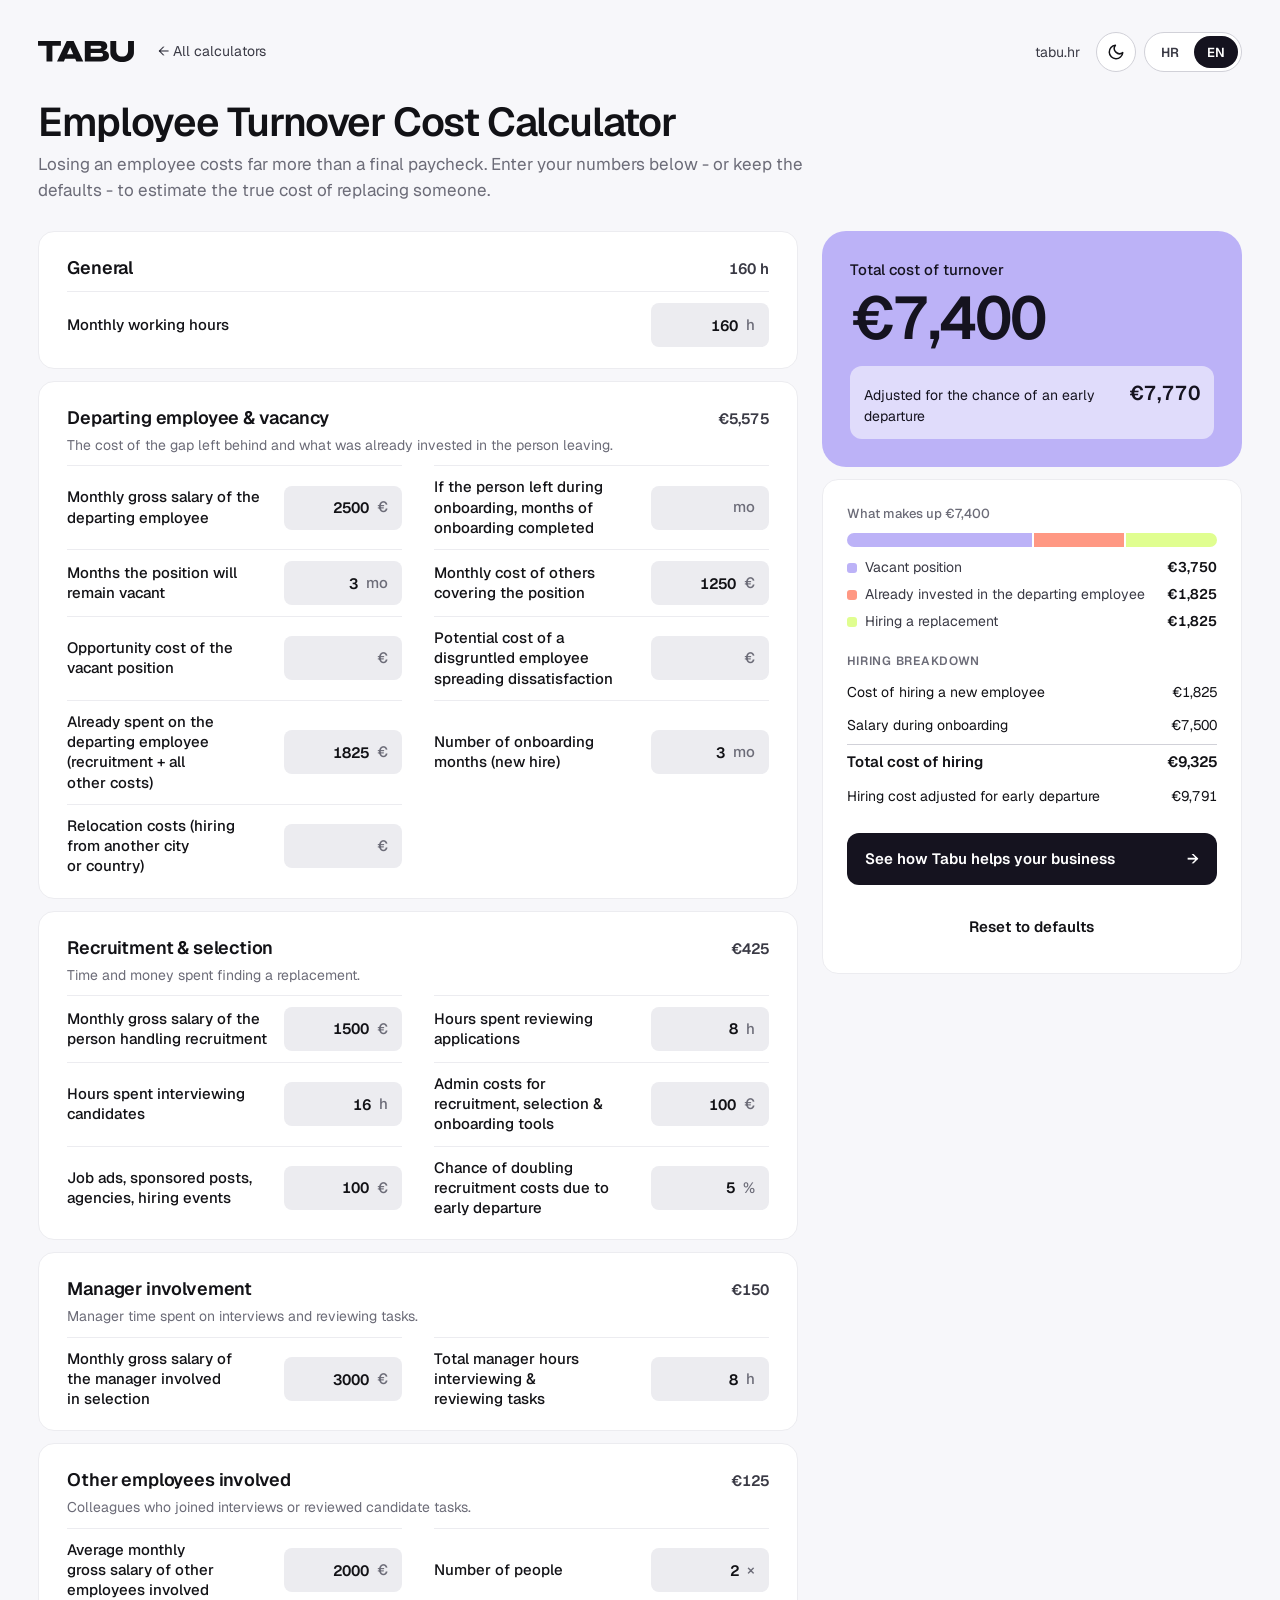
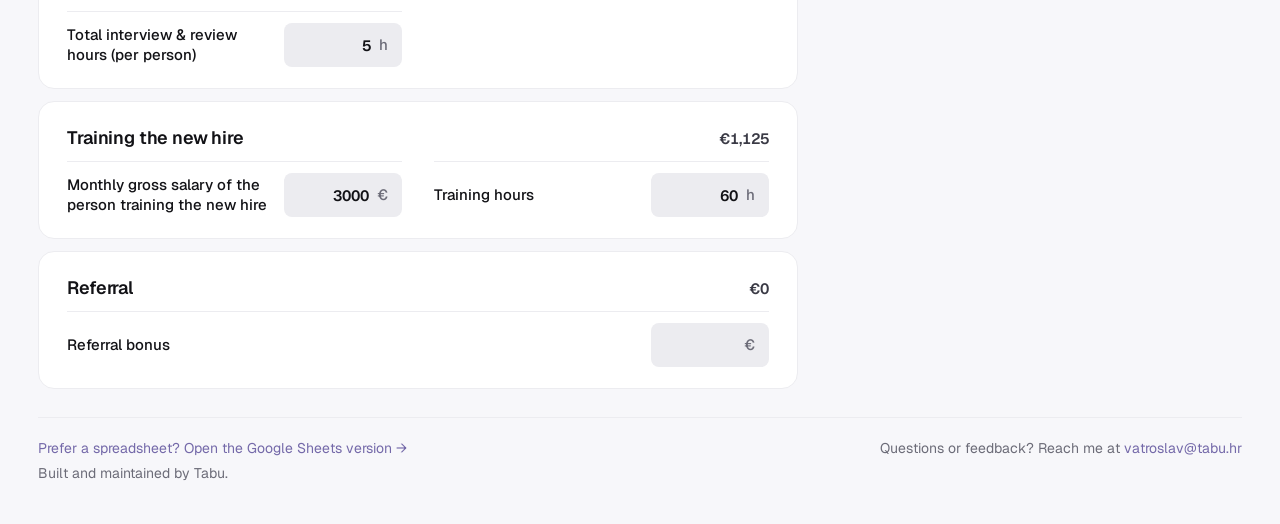
<file: en/turnover/index.html>
<!DOCTYPE html>
<!-- Generated from turnover/index.html by tools/build_en.py; edit the Croatian page. -->
<html lang="en">
<head>
<meta charset="UTF-8">
<meta name="viewport" content="width=device-width, initial-scale=1.0">
<title>Employee Turnover Cost Calculator | Tabu</title>
<meta name="description" content="Estimate the true cost of an employee leaving - the vacancy, hiring, onboarding and more.">
<link rel="canonical" href="https://kalkulator.tabu.hr/en/turnover/">
<link rel="alternate" hreflang="hr" href="https://kalkulator.tabu.hr/turnover/">
<link rel="alternate" hreflang="sr" href="https://kalkulator.tabu.hr/turnover/">
<link rel="alternate" hreflang="bs" href="https://kalkulator.tabu.hr/turnover/">
<link rel="alternate" hreflang="en" href="https://kalkulator.tabu.hr/en/turnover/">
<link rel="alternate" hreflang="sr-ME" href="https://kalkulator.tabu.hr/en/turnover/">
<link rel="alternate" hreflang="x-default" href="https://kalkulator.tabu.hr/en/turnover/">
<meta property="og:type" content="website">
<meta property="og:site_name" content="Tabu">
<meta property="og:url" content="https://kalkulator.tabu.hr/en/turnover/">
<meta property="og:title" content="Employee Turnover Cost Calculator | Tabu">
<meta property="og:description" content="Estimate the true cost of an employee leaving - the vacancy, hiring, onboarding and more.">
<meta name="twitter:card" content="summary">
<link rel="icon" type="image/png" href="/assets/favicon.png">
<link rel="apple-touch-icon" href="/assets/apple-touch-icon.png">
<script>(function(){var t;try{t=localStorage.getItem('tabu-theme')}catch(e){}if(t!=='light'&&t!=='dark')t=matchMedia('(prefers-color-scheme: dark)').matches?'dark':'light';document.documentElement.dataset.theme=t})()</script>
<script async src="https://plausible.io/js/pa-XqHFUt1YAuA5CX0Bw_nm7.js"></script>
<script>
  window.plausible=window.plausible||function(){(plausible.q=plausible.q||[]).push(arguments)},plausible.init=plausible.init||function(i){plausible.o=i||{}};
  plausible.init()
</script>
<link rel="preconnect" href="https://fonts.googleapis.com">
<link rel="preconnect" href="https://fonts.gstatic.com" crossorigin>
<link href="https://fonts.googleapis.com/css2?family=Geist:wght@400;500;600&display=swap" rel="stylesheet">
<link rel="stylesheet" href="/assets/tabu.css">
<style>
  .workbench__inputs{gap:12px}
  .workbench__aside{flex-basis:340px;max-width:420px}
  .card--group{padding:clamp(18px,2vw,22px) clamp(16px,2.4vw,28px) 10px}
  .group-head{display:flex;align-items:baseline;justify-content:space-between;gap:16px}
  .group-head__text{display:flex;flex-direction:column;gap:4px;min-width:0}
  .group-head p{font-size:14px;line-height:1.45;color:var(--text-muted)}
  .group-head p:empty{display:none}
  .group-sum{flex:none;font-size:15px;font-weight:600;font-variant-numeric:tabular-nums;color:var(--text-secondary)}
  .fields{grid-template-columns:repeat(auto-fit,minmax(min(100%,320px),1fr));margin-top:10px}
  .field{padding:11px 0}
  .num{width:118px}

  .tile{gap:18px}
  .tile__value{font-size:clamp(44px,5vw,60px)}
  .mini--row{flex-direction:row;justify-content:space-between;align-items:baseline;gap:12px}
  .mini--row .mini__label{font-size:14px}
  .mini--row .mini__value{flex:none}

  .results-card{padding:24px;display:flex;flex-direction:column;gap:20px}
  .split__item{font-size:14px}
  .split__item .v{font-weight:600}
  .breakdown{display:flex;flex-direction:column}
  .breakdown .group-label{padding-bottom:6px}
  .breakdown .row{padding:6px 0}
  .mobile-bar__value{font-size:28px}

  @media (max-width:1010px){
    .page{padding-bottom:120px}
    .workbench__inputs,.workbench__aside{flex-basis:100%;max-width:none}
    .workbench__aside{position:static}
    .mobile-bar{display:flex}
  }
</style>
</head>
<body>
<div class="page">
  <header class="site-header">
    <div class="site-header__left">
      <a class="logo" href="https://www.tabu.hr/en" aria-label="Tabu">
        <svg viewBox="0 0 3277 720" fill="none" xmlns="http://www.w3.org/2000/svg" role="img" aria-label="Tabu">
          <path d="M289.493 165.865L4.84394e-05 165.865L6.29397e-05 0L780.314 6.82172e-05L780.314 165.865L490.822 165.865L490.822 701.634L289.493 701.634L289.493 165.865Z" fill="currentColor"/>
          <path d="M903.392 455.47L1290.26 455.47L1290.26 605.538L903.392 605.538L903.392 455.47ZM1544.22 701.634L1311.31 701.634L1096.83 210.622L882.338 701.634L649.428 701.634L978.397 2.87594e-05L1215.25 4.94661e-05L1544.22 701.634Z" fill="currentColor"/>
          <path d="M1598.04 0L2137.55 4.71654e-05C2184.92 5.13067e-05 2224.4 6.58195 2258.61 21.0622C2292.82 35.5425 2319.14 56.6047 2337.56 84.2488C2355.98 110.576 2365.2 142.17 2365.2 179.029C2365.2 214.571 2353.35 246.164 2330.98 271.176C2307.3 297.503 2274.4 314.616 2233.61 323.831C2292.82 326.464 2338.88 343.577 2371.78 376.487C2405.99 409.396 2423.09 454.153 2423.09 508.125C2423.09 548.933 2412.57 583.159 2391.51 612.12C2370.46 641.08 2340.19 663.459 2299.4 677.939C2259.93 693.736 2213.87 701.634 2159.92 701.634L1598.04 701.634L1598.04 0ZM2141.5 534.453C2166.5 534.453 2186.24 529.187 2199.4 518.656C2213.87 506.809 2220.45 492.329 2220.45 473.899C2220.45 454.153 2213.87 439.673 2199.4 429.142C2186.24 417.294 2166.5 412.029 2141.5 412.029L1799.37 412.029L1799.37 534.453L2141.5 534.453ZM2094.13 263.277C2115.18 263.277 2132.29 258.012 2145.44 248.797C2157.29 239.582 2163.87 226.418 2163.87 210.622C2163.87 196.142 2157.29 185.611 2145.44 177.712C2132.29 169.814 2115.18 165.865 2094.13 165.865L1799.37 165.865L1799.37 263.277L2094.13 263.277Z" fill="currentColor"/>
          <path d="M2873.8 719.947C2790.9 719.947 2719.85 706.783 2658 677.822C2597.47 650.178 2551.41 610.687 2518.52 558.031C2485.62 505.376 2469.83 456.785 2469.83 385.701L2469.83 0L2671.16 1.76007e-05L2671.16 322.838C2671.16 387.341 2689.58 437.363 2725.11 474.222C2761.95 509.764 2810.64 528.194 2873.8 528.194C2935.65 528.194 2985.65 509.764 3021.18 474.222C3056.71 437.363 3075.13 387.341 3075.13 322.838L3075.13 5.29172e-05L3276.46 7.05179e-05L3276.46 385.701C3276.46 456.786 3260.67 505.376 3227.77 558.031C3196.19 610.687 3148.82 650.178 3088.29 677.822C3027.76 706.783 2955.39 719.947 2873.8 719.947Z" fill="currentColor"/>
        </svg>
      </a>
      <a class="back" href="/en/" data-i18n="back">← All calculators</a>
    </div>
    <div class="site-header__right">
      <a class="site-link" href="https://www.tabu.hr/en">tabu.hr</a>
      <button class="theme-toggle" type="button">
        <svg class="icon-moon" viewBox="0 0 24 24" aria-hidden="true"><path d="M21 12.8A9 9 0 1 1 11.2 3a7 7 0 0 0 9.8 9.8z"/></svg>
        <svg class="icon-sun" viewBox="0 0 24 24" aria-hidden="true"><circle cx="12" cy="12" r="4"/><path d="M12 2v2M12 20v2M4.9 4.9l1.4 1.4M17.7 17.7l1.4 1.4M2 12h2M20 12h2M4.9 19.1l1.4-1.4M17.7 6.3l1.4-1.4"/></svg>
      </button>
      <div class="lang-toggle" role="group" aria-label="Language">
        <button id="lang-hr" type="button" data-lang="hr" aria-pressed="true">HR</button>
        <button id="lang-en" type="button" data-lang="en" aria-pressed="false">EN</button>
      </div>
    </div>
  </header>

  <div class="intro">
    <h1 data-i18n="title">Employee Turnover Cost Calculator</h1>
    <p data-i18n="subtitle">Losing an employee costs far more than a final paycheck. Enter your numbers below - or keep the defaults - to estimate the true cost of replacing someone.</p>
  </div>

  <div class="workbench">
    <div class="workbench__inputs" id="inputs"></div>

    <aside class="workbench__aside" id="razrada">
      <div class="tile">
        <div class="tile__main">
          <span class="tile__label" data-i18n="r_total">Total cost of turnover</span>
          <span class="tile__value" id="out-total">—</span>
        </div>
        <div class="mini mini--row">
          <span class="mini__label" data-i18n="r_total_chance">Adjusted for the chance of an early departure</span>
          <span class="mini__value" id="out-total-chance">—</span>
        </div>
      </div>
      <div class="card results-card">
        <div class="split">
          <span class="split__title" id="split-title"></span>
          <div class="split__bar" aria-hidden="true">
            <span id="bar-vacancy" style="background:var(--primary)"></span>
            <span id="bar-spent" style="background:var(--salmon)"></span>
            <span id="bar-hire" style="background:var(--lime)"></span>
          </div>
          <div class="split__legend split__legend--stack">
            <span class="split__item"><i style="background:var(--primary)"></i><span data-i18n="p_vacancy">Vacant position</span><span class="v" id="out-vacancy">—</span></span>
            <span class="split__item"><i style="background:var(--salmon)"></i><span data-i18n="p_spent">Already invested in the departing employee</span><span class="v" id="out-spent">—</span></span>
            <span class="split__item"><i style="background:var(--lime)"></i><span data-i18n="p_hire">Hiring a replacement</span><span class="v" id="out-hire">—</span></span>
          </div>
        </div>
        <div class="breakdown">
          <span class="group-label" data-i18n="r_hiring_breakdown">Hiring breakdown</span>
          <div class="row"><span data-i18n="r_hiring_new">Cost of hiring a new employee</span><span class="v" id="out-hiring-new">—</span></div>
          <div class="row"><span data-i18n="r_onboarding_salary">Salary during onboarding</span><span class="v" id="out-onboarding">—</span></div>
          <div class="row total"><span data-i18n="r_hiring_total">Total cost of hiring</span><span class="v" id="out-hiring-total">—</span></div>
          <div class="row"><span data-i18n="r_hiring_chance">Hiring cost adjusted for early departure</span><span class="v" id="out-hiring-chance">—</span></div>
        </div>
        <a class="cta" id="cta" href="https://www.tabu.hr/en/poslovni" target="_blank" rel="noopener"><span data-i18n="cta">See how Tabu helps your business</span><span aria-hidden="true">→</span></a>
        <button class="btn btn-ghost" id="reset" type="button" data-i18n="reset">Reset to defaults</button>
      </div>
    </aside>
  </div>

  <footer class="site-footer">
    <div class="site-footer__left">
      <a href="https://docs.google.com/spreadsheets/d/1gmp7K2Ylekqr7nEIo-SYdDUULPaWb4jVhRnz-K2i9W4/edit" target="_blank" rel="noopener" data-i18n="footer_sheet">Prefer a spreadsheet? Open the Google Sheets version →</a>
      <span data-i18n="footer_author">Built and maintained by Tabu.</span>
    </div>
    <span><span data-i18n="footer_contact">Questions or feedback? Reach me at</span> <a href="mailto:vatroslav@tabu.hr">vatroslav@tabu.hr</a></span>
  </footer>
</div>

<div class="mobile-bar">
  <div class="mobile-bar__text">
    <span class="mobile-bar__label" data-i18n="r_total">Total cost of turnover</span>
    <span class="mobile-bar__value" id="mb-total">—</span>
    <span class="mobile-bar__sub"><span data-i18n="r_total_chance">Adjusted for the chance of an early departure</span> <span id="mb-total-chance">—</span></span>
  </div>
  <a href="#razrada" data-i18n="details">Breakdown ↓</a>
</div>

<script src="/assets/lang.js"></script>
<script src="/assets/theme.js"></script>
<script src="/assets/mobile-bar.js"></script>
<script>
/* ============================================================
   Model — extracted 1:1 from the original Google Sheet.
   Green input cells = user values; empty -> fall back to default.
   if0(x,d): use x only when x>0, else default d  (sheet: if(A>0,A,C))
   add(x):   blank cell counts as 0, added directly
   base(x,d):direct value, default when empty
============================================================ */

const FIELDS = [
  {group:'general'},
  {id:'workingHours', kind:'base', def:160, affix:'h'},

  {group:'departing'},
  {id:'salaryDeparting', kind:'base', def:2500, affix:'eur'},
  {id:'onboardingCompleted', kind:'add', def:0, affix:'mo'},
  {id:'monthsVacant', kind:'if0', def:3, affix:'mo'},
  {id:'coveringCost', kind:'if0dyn', def:s=>s.salaryDeparting/2, pf:1250, affix:'eur'},
  {id:'opportunityCost', kind:'add', def:0, affix:'eur'},
  {id:'disgruntledCost', kind:'add', def:0, affix:'eur'},
  {id:'alreadySpent', kind:'if0dyn', def:s=>s.E6 + s.salaryDeparting*s.onboardingCompleted, pf:1825, affix:'eur'},
  {id:'onboardingMonths', kind:'if0', def:3, affix:'mo'},
  {id:'relocationCost', kind:'add', def:0, affix:'eur'},

  {group:'recruitment'},
  {id:'salaryRecruiter', kind:'base', def:1500, affix:'eur'},
  {id:'hoursReviewing', kind:'if0', def:8, affix:'h'},
  {id:'hoursInterviewing', kind:'if0', def:16, affix:'h'},
  {id:'adminCost', kind:'if0', def:100, affix:'eur'},
  {id:'advertisingCost', kind:'if0', def:100, affix:'eur'},
  {id:'earlyDepartureChance', kind:'if0', def:5, affix:'pct'},

  {group:'manager'},
  {id:'salaryManager', kind:'base', def:3000, affix:'eur'},
  {id:'managerHours', kind:'if0', def:8, affix:'h'},

  {group:'others'},
  {id:'salaryOthers', kind:'base', def:2000, affix:'eur'},
  {id:'numPeople', kind:'if0', def:2, affix:'x'},
  {id:'hoursPerPerson', kind:'if0', def:5, affix:'h'},

  {group:'training'},
  {id:'salaryTrainer', kind:'base', def:3000, affix:'eur'},
  {id:'trainingHours', kind:'if0', def:60, affix:'h'},

  {group:'referral'},
  {id:'referralBonus', kind:'add', def:0, affix:'eur'},
];

const I18N = {
  en:{
    doc_title:'Employee Turnover Cost Calculator | Tabu',
    cta_url:'https://www.tabu.hr/en/poslovni',
    back:'← All calculators',
    details:'Breakdown ↓',
    title:'Employee Turnover Cost Calculator',
    subtitle:'Losing an employee costs far more than a final paycheck. Enter your numbers below - or keep the defaults - to estimate the true cost of replacing someone.',
    g_general:'General', g_general_h:'',
    g_departing:'Departing employee & vacancy', g_departing_h:'The cost of the gap left behind and what was already invested in the person leaving.',
    g_recruitment:'Recruitment & selection', g_recruitment_h:'Time and money spent finding a replacement.',
    g_manager:'Manager involvement', g_manager_h:'Manager time spent on interviews and reviewing tasks.',
    g_others:'Other employees involved', g_others_h:'Colleagues who joined interviews or reviewed candidate tasks.',
    g_training:'Training the new hire', g_training_h:'',
    g_referral:'Referral', g_referral_h:'',

    workingHours:'Monthly working hours',
    salaryDeparting:'Monthly gross salary of the departing employee',
    onboardingCompleted:'If the person left during onboarding, months of onboarding completed',
    monthsVacant:'Months the position will remain vacant',
    coveringCost:'Monthly cost of others covering the position',
    opportunityCost:'Opportunity cost of the vacant position',
    disgruntledCost:'Potential cost of a disgruntled employee spreading dissatisfaction',
    alreadySpent:'Already spent on the departing employee (recruitment + all other costs)',
    onboardingMonths:'Number of onboarding months (new hire)',
    relocationCost:'Relocation costs (hiring from another city or country)',
    salaryRecruiter:'Monthly gross salary of the person handling recruitment',
    hoursReviewing:'Hours spent reviewing applications',
    hoursInterviewing:'Hours spent interviewing candidates',
    adminCost:'Admin costs for recruitment, selection & onboarding tools',
    advertisingCost:'Job ads, sponsored posts, agencies, hiring events',
    earlyDepartureChance:'Chance of doubling recruitment costs due to early departure',
    salaryManager:'Monthly gross salary of the manager involved in selection',
    managerHours:'Total manager hours interviewing & reviewing tasks',
    salaryOthers:'Average monthly gross salary of other employees involved',
    numPeople:'Number of people',
    hoursPerPerson:'Total interview & review hours (per person)',
    salaryTrainer:'Monthly gross salary of the person training the new hire',
    trainingHours:'Training hours',
    referralBonus:'Referral bonus',

    unit_mo:'mo',
    r_total:'Total cost of turnover',
    r_total_chance:'Adjusted for the chance of an early departure',
    split_title:'What makes up {total}',
    p_vacancy:'Vacant position',
    p_spent:'Already invested in the departing employee',
    p_hire:'Hiring a replacement',
    r_hiring_breakdown:'Hiring breakdown',
    r_hiring_new:'Cost of hiring a new employee',
    r_onboarding_salary:'Salary during onboarding',
    r_hiring_total:'Total cost of hiring',
    r_hiring_chance:'Hiring cost adjusted for early departure',
    cta:'See how Tabu helps your business',
    reset:'Reset to defaults',
    footer_sheet:'Prefer a spreadsheet? Open the Google Sheets version →',
    footer_author:'Built and maintained by Tabu.',
    footer_contact:'Questions or feedback? Reach me at',
  },
  hr:{
    doc_title:'Kalkulator troška odlaska zaposlenika | Tabu',
    cta_url:'https://www.tabu.hr/poslovni',
    back:'← Svi kalkulatori',
    details:'Razrada ↓',
    title:'Kalkulator troška odlaska zaposlenika',
    subtitle:'Gubitak zaposlenika košta puno više od zadnje plaće. Unesi svoje brojke - ili ostavi zadane - da procijeniš stvarni trošak zamjene osobe.',
    g_general:'Općenito', g_general_h:'',
    g_departing:'Zaposlenik koji odlazi i prazna pozicija', g_departing_h:'Trošak praznine koju ostavlja i onoga što je već uloženo u osobu koja odlazi.',
    g_recruitment:'Zapošljavanje i selekcija', g_recruitment_h:'Vrijeme i novac potrošeni na pronalazak zamjene.',
    g_manager:'Uključenost menadžera', g_manager_h:'Vrijeme menadžera na intervjuima i pregledu zadataka.',
    g_others:'Ostali uključeni zaposlenici', g_others_h:'Kolege koji su sudjelovali na intervjuima ili pregledavali zadatke kandidata.',
    g_training:'Obuka novog zaposlenika', g_training_h:'',
    g_referral:'Preporuka', g_referral_h:'',

    workingHours:'Mjesečni broj radnih sati',
    salaryDeparting:'Mjesečna bruto 1 plaća zaposlenika koji odlazi',
    onboardingCompleted:'Ako je osoba otišla tijekom onboardinga, broj odrađenih mjeseci onboardinga',
    monthsVacant:'Broj mjeseci koliko će pozicija ostati prazna',
    coveringCost:'Mjesečni trošak pokrivanja pozicije od strane drugih',
    opportunityCost:'Oportunitetni trošak prazne pozicije',
    disgruntledCost:'Mogući trošak nezadovoljnog zaposlenika koji širi nezadovoljstvo',
    alreadySpent:'Već potrošeno na zaposlenika koji odlazi (zapošljavanje + svi ostali troškovi)',
    onboardingMonths:'Broj mjeseci onboardinga (novi zaposlenik)',
    relocationCost:'Troškovi preseljenja (zapošljavanje iz drugog grada ili države)',
    salaryRecruiter:'Mjesečna bruto 1 plaća osobe zadužene za zapošljavanje i selekciju',
    hoursReviewing:'Sati provedeni na pregledu prijava',
    hoursInterviewing:'Sati provedeni na intervjuiranju kandidata',
    adminCost:'Administrativni troškovi alata za zapošljavanje, selekciju i onboarding',
    advertisingCost:'Oglašavanje pozicije, sponzorirani sadržaj, agencije, eventi zapošljavanja',
    earlyDepartureChance:'Šansa udvostručenja troška zapošljavanja zbog ranog odlaska',
    salaryManager:'Mjesečna bruto 1 plaća menadžera uključenog u selekciju',
    managerHours:'Ukupni sati menadžera na intervjuima i pregledu zadataka',
    salaryOthers:'Prosječna mjesečna bruto 1 plaća ostalih uključenih zaposlenika',
    numPeople:'Broj ljudi',
    hoursPerPerson:'Ukupni sati intervjua i pregleda (po osobi)',
    salaryTrainer:'Mjesečna bruto 1 plaća osobe koja obučava novog zaposlenika',
    trainingHours:'Broj sati obuke',
    referralBonus:'Bonus za preporuku',

    unit_mo:'mj',
    r_total:'Ukupni trošak odlaska',
    r_total_chance:'Uvećan za šansu ranog odlaska',
    split_title:'Od čega se sastoji {total}',
    p_vacancy:'Prazna pozicija',
    p_spent:'Već uloženo u osobu koja odlazi',
    p_hire:'Zapošljavanje zamjene',
    r_hiring_breakdown:'Razrada zapošljavanja',
    r_hiring_new:'Trošak zapošljavanja novog zaposlenika',
    r_onboarding_salary:'Plaća tijekom onboardinga',
    r_hiring_total:'Ukupni trošak zapošljavanja',
    r_hiring_chance:'Trošak zapošljavanja uvećan za rani odlazak',
    cta:'Pogledaj kako Tabu pomaže tvojem poslovanju',
    reset:'Vrati na zadane vrijednosti',
    footer_sheet:'Više voliš tablicu? Otvori Google Sheets verziju →',
    footer_author:'Izradio i održava Tabu.',
    footer_contact:'Pitanja ili povratne informacije? Piši mi na',
  }
};

const CTA_UTM = 'utm_source=kalkulator&utm_medium=cta&utm_campaign=turnover';

const lang = window.tabuLang.initial();
let touched = new Set();   // linked-default fields the user has manually overridden

/* Build the input DOM: one card per group, fields as label + number input rows */
function buildInputs(){
  const root = document.getElementById('inputs');
  root.innerHTML = '';
  touched = new Set();
  let fieldsWrap = null;
  for(const f of FIELDS){
    if(f.group){
      const card = document.createElement('div');
      card.className = 'card card--group';
      const head = document.createElement('div'); head.className = 'group-head';
      const text = document.createElement('div'); text.className = 'group-head__text';
      const h2 = document.createElement('h2'); h2.dataset.i18n = 'g_'+f.group;
      const desc = document.createElement('p'); desc.dataset.i18n = 'g_'+f.group+'_h';
      text.appendChild(h2); text.appendChild(desc);
      const sum = document.createElement('span'); sum.className = 'group-sum'; sum.id = 'sum-'+f.group;
      head.appendChild(text); head.appendChild(sum);
      card.appendChild(head);
      fieldsWrap = document.createElement('div'); fieldsWrap.className = 'fields';
      card.appendChild(fieldsWrap);
      root.appendChild(card);
      continue;
    }
    const row = document.createElement('div'); row.className='field';
    const lab = document.createElement('label'); lab.setAttribute('for', f.id);
    const labText = document.createElement('span'); labText.dataset.i18n = f.id;
    lab.appendChild(labText);
    const shell = document.createElement('span'); shell.className='num';
    const inp = document.createElement('input');
    inp.type='number'; inp.id=f.id; inp.min='0'; inp.step='any'; inp.autocomplete='off';
    const unit = document.createElement('span'); unit.className='unit';
    if(f.affix==='eur') unit.textContent='€';
    else if(f.affix==='pct') unit.textContent='%';
    else if(f.affix==='h') unit.textContent='h';
    else if(f.affix==='mo') unit.dataset.i18n='unit_mo';
    else if(f.affix==='x') unit.textContent='×';
    shell.appendChild(inp); shell.appendChild(unit);
    row.appendChild(lab); row.appendChild(shell);
    fieldsWrap.appendChild(row);
    // Prefill with the Sheet's default values; optional additive fields stay blank (=0).
    // Linked fields (if0dyn) are filled live by compute() so they track their formula.
    if(f.kind!=='add' && f.kind!=='if0dyn'){
      inp.value = f.def;
    }
    inp.addEventListener('input', ()=>{ if(f.kind==='if0dyn') touched.add(f.id); compute(); });
  }
}

/* Read raw input value (NaN if empty) */
function raw(id){
  const el = document.getElementById(id);
  if(!el || el.value.trim()==='') return NaN;
  return parseFloat(el.value);
}

function compute(){
  const s = {};
  // base values (direct, default when empty)
  s.workingHours = (raw('workingHours')>0) ? raw('workingHours') : 160;
  const base = (id,d)=> isNaN(raw(id)) ? d : raw(id);
  const if0  = (id,d)=> (raw(id)>0) ? raw(id) : d;
  const add  = (id)=> isNaN(raw(id)) ? 0 : raw(id);
  // Linked default: shows & uses the computed value, auto-updating until the
  // user types into it (mirrors the Sheet's recomputing C-column formulas).
  // Clearing the field re-links it.
  const linked = (id,defVal)=>{
    const el = document.getElementById(id);
    const r = raw(id);
    if(!touched.has(id) || isNaN(r)){
      touched.delete(id);
      el.value = Math.round(defVal*100)/100;
      return defVal;
    }
    return (r>0) ? r : defVal;
  };

  s.salaryDeparting = base('salaryDeparting',2500);
  s.salaryRecruiter = base('salaryRecruiter',1500);
  s.salaryManager   = base('salaryManager',3000);
  s.salaryOthers    = base('salaryOthers',2000);
  s.salaryTrainer   = base('salaryTrainer',3000);

  const H = s.workingHours || 160;
  const hDep = s.salaryDeparting / H;
  const hRec = s.salaryRecruiter / H;
  const hMgr = s.salaryManager / H;
  const hOth = s.salaryOthers / H;
  const hTrn = s.salaryTrainer / H;

  s.onboardingCompleted = add('onboardingCompleted');
  s.monthsVacant        = if0('monthsVacant',3);
  s.coveringCost        = linked('coveringCost', s.salaryDeparting/2);
  s.opportunityCost     = add('opportunityCost');
  s.disgruntledCost     = add('disgruntledCost');
  s.onboardingMonths    = if0('onboardingMonths',3);
  s.relocationCost      = add('relocationCost');
  s.hoursReviewing      = if0('hoursReviewing',8);
  s.hoursInterviewing   = if0('hoursInterviewing',16);
  s.adminCost           = if0('adminCost',100);
  s.advertisingCost     = if0('advertisingCost',100);
  s.earlyDepartureChance= if0('earlyDepartureChance',5) / 100;
  s.managerHours        = if0('managerHours',8);
  s.numPeople           = if0('numPeople',2);
  s.hoursPerPerson      = if0('hoursPerPerson',5);
  s.trainingHours       = if0('trainingHours',60);
  s.referralBonus       = add('referralBonus');

  // Per-group parts of the hiring cost
  const recruitment = hRec*(s.hoursReviewing + s.hoursInterviewing) + s.adminCost + s.advertisingCost;
  const manager     = hMgr*s.managerHours;
  const others      = hOth*s.numPeople*s.hoursPerPerson;
  const training    = hTrn*s.trainingHours;

  // E6 — Cost of hiring a new employee
  const E6 = recruitment + manager + training + s.relocationCost + others + s.referralBonus;
  s.E6 = E6;

  // E7 — Salary during onboarding (new hire)
  const E7 = s.salaryDeparting * s.onboardingMonths;
  // E8 — Total cost of hiring
  const E8 = E6 + E7;

  // Already spent on departing — linked default = E6 + salary*onboardingCompleted
  const alreadySpent = linked('alreadySpent', E6 + s.salaryDeparting*s.onboardingCompleted);

  // Parts of the total: the vacancy, what was invested in the departing person, hiring a replacement
  const vacancy = s.monthsVacant*s.coveringCost + s.opportunityCost + s.disgruntledCost;
  const spent   = alreadySpent + s.salaryDeparting*s.onboardingCompleted;

  // E2 — Total cost of turnover
  const E2 = vacancy + spent + E6;

  const E3 = E2 * (1 + s.earlyDepartureChance);   // total + chance
  const E9 = E8 * (1 + s.earlyDepartureChance);   // hiring + chance

  setOut('out-total', E2);
  setOut('out-total-chance', E3);
  setOut('mb-total', E2);
  setOut('mb-total-chance', E3);
  setOut('out-hiring-new', E6);
  setOut('out-onboarding', E7);
  setOut('out-hiring-total', E8);
  setOut('out-hiring-chance', E9);

  document.getElementById('split-title').textContent = I18N[lang].split_title.replace('{total}', fmt(E2));
  setOut('out-vacancy', vacancy);
  setOut('out-spent', spent);
  setOut('out-hire', E6);
  setBar('bar-vacancy', vacancy);
  setBar('bar-spent', spent);
  setBar('bar-hire', E6);

  // Group subtotals shown in the card headers; relocation counts where its field is
  document.getElementById('sum-general').textContent = fmtNum(H) + ' h';
  setOut('sum-departing', vacancy + spent + s.relocationCost);
  setOut('sum-recruitment', recruitment);
  setOut('sum-manager', manager);
  setOut('sum-others', others);
  setOut('sum-training', training);
  setOut('sum-referral', s.referralBonus);
}

function fmtNum(n){
  return new Intl.NumberFormat(lang==='hr' ? 'hr-HR' : 'en-US',{maximumFractionDigits:0}).format(Math.round(n));
}
function fmt(n){
  if(!isFinite(n)) n = 0;
  return lang==='hr' ? fmtNum(n) + ' €' : '€' + fmtNum(n);
}
function setOut(id,val){ document.getElementById(id).textContent = fmt(val); }
function setBar(id,val){ document.getElementById(id).style.flex = String(Math.max(0, isFinite(val) ? val : 0)); }

function applyLang(){
  const t = I18N[lang];
  document.documentElement.lang = lang;
  document.title = t.doc_title;
  document.getElementById('cta').href = t.cta_url + '?' + CTA_UTM;
  document.querySelectorAll('[data-i18n]').forEach(el=>{
    const key = el.dataset.i18n;
    if(t[key]!==undefined) el.textContent = t[key];
  });
  document.getElementById('lang-en').setAttribute('aria-pressed', String(lang==='en'));
  document.getElementById('lang-hr').setAttribute('aria-pressed', String(lang==='hr'));
  window.tabuTheme.apply();
  compute();
}

document.getElementById('reset').addEventListener('click', ()=>{
  buildInputs();   // restores the Sheet default values
  applyLang();
});

buildInputs();
applyLang();
</script>
</body>
</html>
</file>
<file: assets/tabu.css>
/* Shared design tokens and components for kalkulator.tabu.hr */

:root{
  --bg:#F7F7FA;
  --bg-elevated:#FFFFFF;
  --bg-subtle:#ECECF0;
  --text:#121216;
  --text-secondary:#3A3A45;
  --text-muted:#6C6C78;
  --text-subtle:#8A8A96;
  --border:#D1D1D8;
  --border-strong:#B6B6C0;
  --border-subtle:#ECECF0;
  --primary:#BCB2F7;
  --primary-strong:#7469A9;
  --lime:#E0FE90;
  --salmon:#FF9883;
  --ink:#15131F;
  --link:#7469A9;
  --inv-bg:#15131F;
  --inv-fg:#FFFFFF;
  --error:#CF3951;
  --font:"Geist","Inter",-apple-system,BlinkMacSystemFont,"Segoe UI",sans-serif;
}
[data-theme="dark"]{
  color-scheme:dark;
  --bg:#121216;
  --bg-elevated:#17171C;
  --bg-subtle:#26262E;
  --text:#ECECF0;
  --text-secondary:#B6B6C0;
  --text-muted:#8A8A96;
  --text-subtle:#6C6C78;
  --border:#2E2E38;
  --border-strong:#3A3A45;
  --border-subtle:#1E1E25;
  --primary-strong:#BCB2F7;
  --link:#BCB2F7;
  --inv-bg:#BCB2F7;
  --inv-fg:#15131F;
  --error:#F27A8C;
}

*{box-sizing:border-box;margin:0;padding:0}
html{scroll-behavior:smooth}
body{
  font-family:var(--font);
  background:var(--bg);
  color:var(--text);
  line-height:1.5;
  -webkit-font-smoothing:antialiased;
}
a{color:var(--link)}
button,input,select{font-family:inherit;color:inherit}
button{cursor:pointer}
:focus-visible{outline:2px solid var(--primary-strong);outline-offset:2px}
.num,.amount{font-variant-numeric:tabular-nums}

/* Page frame */
.page{
  display:flex;flex-direction:column;gap:28px;
  max-width:1280px;margin:0 auto;
  padding:clamp(20px,3vw,32px) clamp(16px,3vw,40px) 40px;
}

/* Header */
.site-header{display:flex;align-items:center;justify-content:space-between;gap:16px;flex-wrap:wrap}
.site-header__left{display:flex;align-items:center;gap:24px;flex-wrap:wrap}
.site-header__right{display:flex;align-items:center;gap:8px;margin-left:auto}
.logo{display:flex;color:var(--text)}
.logo svg{width:96px;height:auto;display:block}
.back{font-size:14px;color:var(--text-secondary);text-decoration:none}
.back:hover{color:var(--text)}
.site-link{font-size:14px;color:var(--text-secondary);text-decoration:none}
.site-link:hover{color:var(--text)}
.site-header__right .site-link{margin-right:8px}
@media (max-width:600px){.logo svg{width:80px}}

.theme-toggle{
  flex:none;width:40px;height:40px;padding:0;border-radius:999px;
  border:1px solid var(--border);background:var(--bg-elevated);color:var(--text);
  display:flex;align-items:center;justify-content:center;
}
.theme-toggle svg{width:18px;height:18px;fill:none;stroke:currentColor;stroke-width:2;stroke-linecap:round;stroke-linejoin:round}
.theme-toggle .icon-sun{display:none}
[data-theme="dark"] .theme-toggle .icon-sun{display:block}
[data-theme="dark"] .theme-toggle .icon-moon{display:none}

.lang-toggle{display:flex;gap:2px;padding:3px;border:1px solid var(--border);border-radius:999px;background:var(--bg-elevated)}
.lang-toggle button{
  border:0;min-width:44px;height:32px;padding:0 12px;border-radius:999px;
  font-size:13px;font-weight:600;background:transparent;color:var(--text-secondary);
}
.lang-toggle button[aria-pressed="true"]{background:var(--inv-bg);color:var(--inv-fg)}

/* Offer of the other language version (assets/lang.js) */
.lang-offer{display:flex;align-items:center;flex-wrap:wrap;gap:4px 12px;padding:8px 8px 8px 16px;border:1px solid var(--border);border-radius:12px;background:var(--bg-elevated);font-size:14px;color:var(--text-secondary)}
.lang-offer a{font-weight:600;text-decoration:none}
.lang-offer a:hover{text-decoration:underline}
.lang-offer__close{margin-left:auto;width:32px;height:32px;border:0;border-radius:999px;background:transparent;font-size:20px;line-height:1;color:var(--text-muted)}
.lang-offer__close:hover{background:var(--bg-subtle);color:var(--text)}

/* Call-to-action link */
.cta{
  display:flex;align-items:center;justify-content:space-between;gap:12px;min-height:44px;
  padding:16px 18px;border-radius:12px;background:var(--inv-bg);color:var(--inv-fg);
  text-decoration:none;font-size:15px;font-weight:600;line-height:1.35;transition:opacity .15s;
}
.cta:hover{opacity:.9}

/* Title block */
.intro{display:flex;flex-direction:column;gap:8px;max-width:820px}
.intro h1{font-size:clamp(28px,4vw,40px);line-height:1.1;font-weight:600;letter-spacing:-.03em;text-wrap:balance}
.intro p{font-size:clamp(15px,1.6vw,17px);line-height:1.5;color:var(--text-muted);text-wrap:pretty}

/* Cards */
.card{
  background:var(--bg-elevated);border:1px solid var(--border-subtle);border-radius:16px;
  padding:clamp(18px,2vw,24px) clamp(16px,2.4vw,28px);
}
.card h2{font-size:18px;font-weight:600;letter-spacing:-.01em}
.card-head{display:flex;align-items:center;justify-content:space-between;gap:12px 16px;flex-wrap:wrap}

/* Field rows */
.fields{display:grid;grid-template-columns:repeat(auto-fit,minmax(min(100%,300px),1fr));column-gap:32px}
.field{
  display:flex;align-items:center;justify-content:space-between;gap:16px;
  padding:12px 0;border-top:1px solid var(--border-subtle);
}
.field label,.field .label{display:flex;flex-direction:column;gap:2px;min-width:0;font-size:15px;line-height:1.35;font-weight:500;text-wrap:pretty}
.field .sub{font-size:13px;line-height:1.45;font-weight:400;color:var(--text-muted)}
.field label{flex:1 1 auto}
.field--wide{flex-direction:column;align-items:stretch;gap:8px}
.field--wide .sel{width:100%}
.field--wide .sel select{width:100%;max-width:none}

/* Number input with a trailing unit */
.num{
  flex:none;display:flex;align-items:center;gap:8px;
  width:112px;height:44px;padding:0 14px;border-radius:8px;background:var(--bg-subtle);
}
.num--money{width:128px}
.num input{
  flex:1;min-width:0;width:100%;border:0;background:transparent;text-align:right;
  font-size:15px;font-weight:600;font-variant-numeric:tabular-nums;
  -moz-appearance:textfield;appearance:textfield;
}
.num input::-webkit-outer-spin-button,.num input::-webkit-inner-spin-button{-webkit-appearance:none;margin:0}
.num input:focus{outline:none}
.num:focus-within{outline:2px solid var(--primary-strong)}
.num .unit{flex:none;font-size:15px;font-weight:500;color:var(--text-muted)}
.num input::placeholder{color:var(--text-subtle)}

/* Select */
.sel{position:relative;flex:none;display:flex;max-width:100%}
.sel select{
  appearance:none;-webkit-appearance:none;width:auto;min-width:160px;max-width:min(100%,280px);height:44px;
  padding:0 34px 0 14px;border:0;border-radius:8px;background:var(--bg-subtle);
  font-size:15px;font-weight:500;text-overflow:ellipsis;cursor:pointer;
}
.sel::after{
  content:"\25BE";position:absolute;right:14px;top:50%;transform:translateY(-50%);
  font-size:12px;color:var(--text-muted);pointer-events:none;
}
.sel select:focus{outline:2px solid var(--primary-strong)}

/* Switch */
.switch{
  appearance:none;-webkit-appearance:none;flex:none;position:relative;
  width:36px;height:20px;border-radius:999px;background:var(--border-strong);cursor:pointer;transition:background .15s;
}
.switch::before{
  content:"";position:absolute;top:2px;left:2px;width:16px;height:16px;border-radius:50%;
  background:#fff;transition:transform .15s;
}
.switch:checked{background:var(--primary)}
.switch:checked::before{transform:translateX(16px);background:var(--ink)}

/* Segmented control */
.seg{display:inline-flex;padding:3px;border:1px solid var(--border);border-radius:999px;background:var(--bg-elevated);max-width:100%}
.seg button{
  height:34px;padding:0 14px;border:0;border-radius:999px;background:transparent;
  color:var(--text-secondary);font-size:14px;font-weight:500;white-space:nowrap;transition:background .15s;
}
.seg button:hover{background:var(--bg-subtle)}
.seg button[aria-pressed="true"]{background:var(--primary);color:var(--ink);font-weight:600}
.seg-scroll{overflow-x:auto;margin:0 -16px;padding:0 16px;scrollbar-width:none}
.seg-scroll::-webkit-scrollbar{display:none}
.seg-scroll .seg{width:max-content;max-width:none}

/* Buttons */
.btn{
  display:flex;align-items:center;justify-content:center;width:100%;height:44px;
  border:0;border-radius:12px;font-size:15px;font-weight:600;transition:background .15s,opacity .15s;
}
.btn-primary{background:var(--primary);color:var(--ink)}
.btn-primary:hover{opacity:.9}
.btn-ghost{background:transparent;color:var(--text)}
.btn-ghost:hover{background:var(--bg-subtle)}

/* Group labels and breakdown rows */
.group-label{font-size:12px;font-weight:600;letter-spacing:.06em;text-transform:uppercase;color:var(--text-muted)}
.row{display:flex;justify-content:space-between;gap:12px;padding:5px 0;font-size:14px}
.row .v{flex:none;font-variant-numeric:tabular-nums;white-space:nowrap}
.row.info{color:var(--text-muted)}
.row.total{font-size:15px;font-weight:600;border-top:1px solid var(--border);padding:10px 0 4px;margin-top:2px}

/* Result tile */
.tile{
  background:var(--primary);color:var(--ink);border-radius:24px;padding:28px;
  display:flex;flex-direction:column;gap:20px;
}
.tile__main{display:flex;flex-direction:column;gap:6px}
.tile__label{font-size:15px;font-weight:500}
.tile__value{font-size:clamp(44px,5vw,56px);line-height:1;font-weight:600;letter-spacing:-.035em;font-variant-numeric:tabular-nums;overflow-wrap:anywhere}
.tile__grid{display:grid;grid-template-columns:repeat(auto-fit,minmax(140px,1fr));gap:12px}
.mini{background:rgba(255,255,255,.55);border-radius:12px;padding:12px 14px;display:flex;flex-direction:column;gap:2px}
.mini__label{font-size:13px}
.mini__value{font-size:20px;font-weight:600;font-variant-numeric:tabular-nums}

/* Composition bar */
.split{display:flex;flex-direction:column;gap:10px}
.split__title{font-size:13px;font-weight:500;color:var(--text-muted)}
.split__bar{display:flex;height:14px;border-radius:999px;overflow:hidden;gap:2px}
.split__bar span{display:block;min-width:2px}
.split__legend{display:grid;grid-template-columns:repeat(auto-fit,minmax(140px,1fr));gap:6px 16px}
.split__legend--stack{grid-template-columns:1fr}
.split__item{display:flex;align-items:center;gap:8px;font-size:13px;color:var(--text-secondary)}
.split__item i{flex:none;width:10px;height:10px;border-radius:3px}
.split__item .v{margin-left:auto;flex:none;white-space:nowrap;font-variant-numeric:tabular-nums;color:var(--text)}

/* Accordion */
.acc-head{
  all:unset;box-sizing:border-box;width:100%;cursor:pointer;
  display:flex;align-items:center;justify-content:space-between;gap:16px;
}
.acc-head:hover{background:var(--bg)}
.acc-head:focus-visible{outline:2px solid var(--primary-strong);outline-offset:-2px}
.acc-icon{
  flex:none;width:40px;height:40px;border-radius:999px;border:1px solid var(--border);
  display:flex;align-items:center;justify-content:center;font-size:18px;color:var(--text);
}
.acc-head[aria-expanded="true"] .acc-icon::before,.acc-head[aria-expanded="true"] .acc-mini::before{content:"\2212"}
.acc-head[aria-expanded="false"] .acc-icon::before,.acc-head[aria-expanded="false"] .acc-mini::before{content:"+"}
.acc-mini{color:var(--text-muted)}

/* Workbench layout: inputs left, sticky result right */
.workbench{display:flex;flex-wrap:wrap;gap:24px;align-items:flex-start}
.workbench__inputs{flex:1 1 560px;min-width:0;display:flex;flex-direction:column;gap:16px}
.workbench__aside{
  flex:1 1 360px;max-width:440px;position:sticky;top:24px;
  display:flex;flex-direction:column;gap:12px;scroll-margin-top:16px;
}

/* Mobile result bar */
.mobile-bar{
  display:none;position:fixed;left:12px;right:12px;bottom:12px;z-index:10;
  background:var(--primary);color:var(--ink);border-radius:20px;padding:14px 14px 14px 18px;
  align-items:center;justify-content:space-between;gap:12px;box-shadow:0 10px 30px rgba(21,19,31,.18);
}
.mobile-bar.is-hidden{display:none}
.mobile-bar__text{display:flex;flex-direction:column;gap:2px;min-width:0}
.mobile-bar__label{font-size:13px;font-weight:500}
.mobile-bar__value{font-size:26px;line-height:1;font-weight:600;letter-spacing:-.03em;font-variant-numeric:tabular-nums}
.mobile-bar__sub{font-size:12px;font-variant-numeric:tabular-nums}
.mobile-bar__sub span:last-child{white-space:nowrap}
.mobile-bar a{
  flex:none;min-height:44px;display:flex;align-items:center;padding:0 16px;border-radius:999px;
  background:var(--ink);color:#fff;font-size:14px;font-weight:600;text-decoration:none;
}

/* Notes and errors */
.notes{display:flex;flex-direction:column;gap:6px;font-size:13px;line-height:1.45;color:var(--text-secondary)}
.notes li{list-style:none}
.error{font-size:13px;line-height:1.45;color:var(--error)}
.hint{font-size:13px;line-height:1.5;color:var(--text-muted)}

/* Footer */
.site-footer{
  display:flex;flex-wrap:wrap;justify-content:space-between;gap:8px 24px;
  padding-top:20px;border-top:1px solid var(--border-subtle);
  font-size:14px;line-height:1.5;color:var(--text-muted);
}
.site-footer a{color:var(--link);text-decoration:none}
.site-footer a:hover{text-decoration:underline}
.site-footer__left{display:flex;flex-direction:column;gap:4px}
</file>
